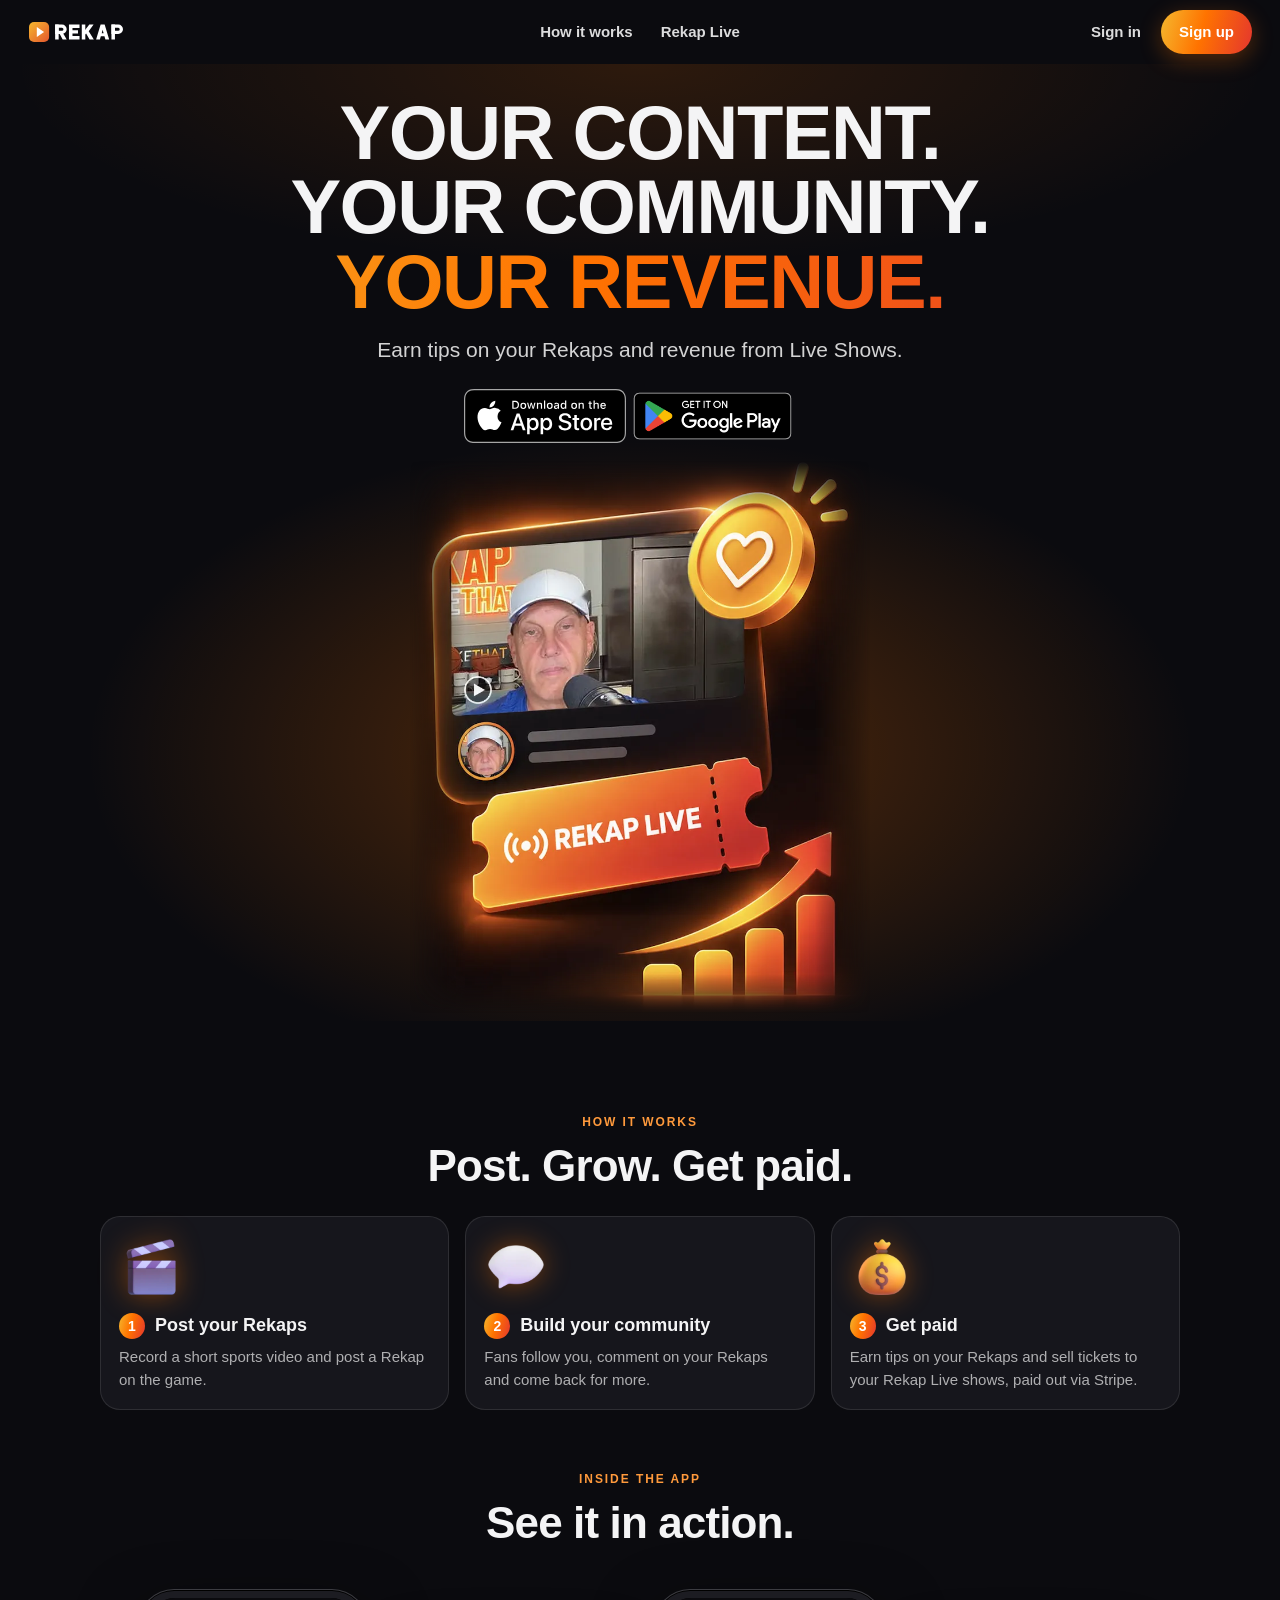
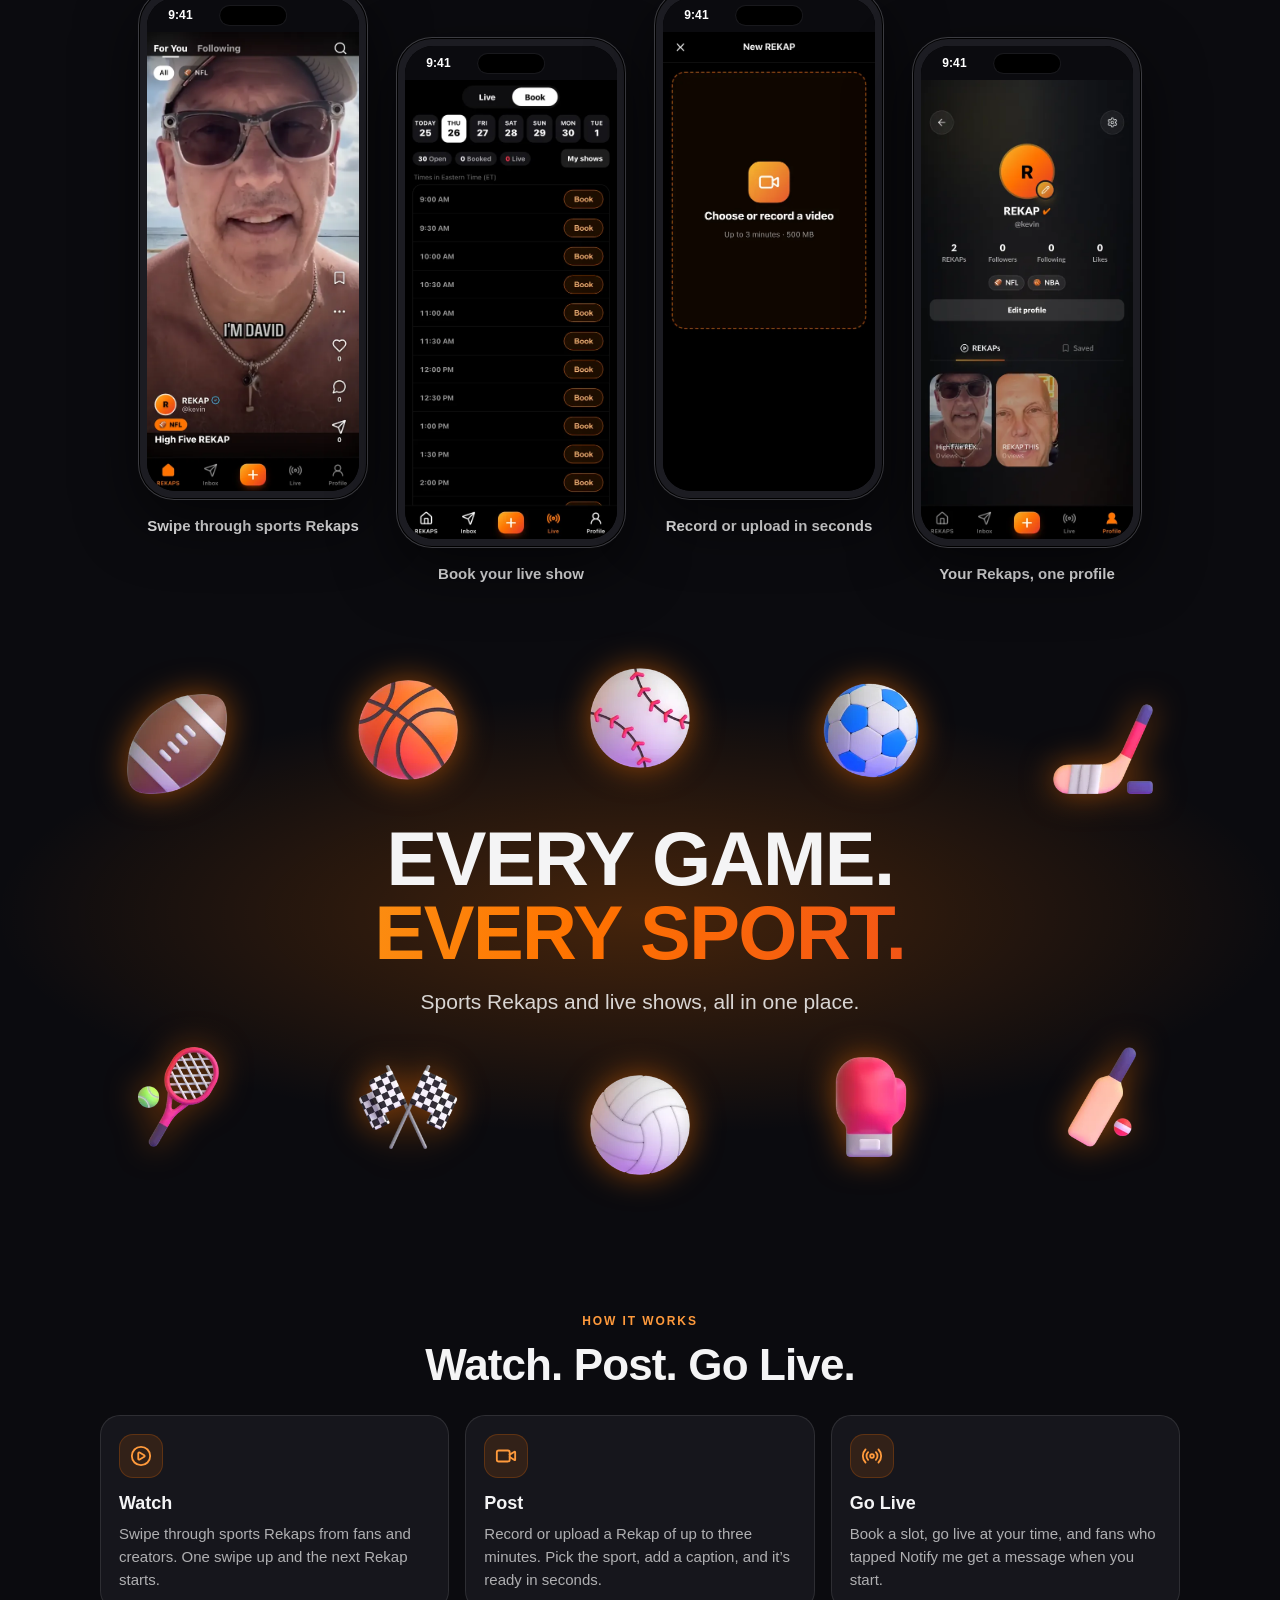
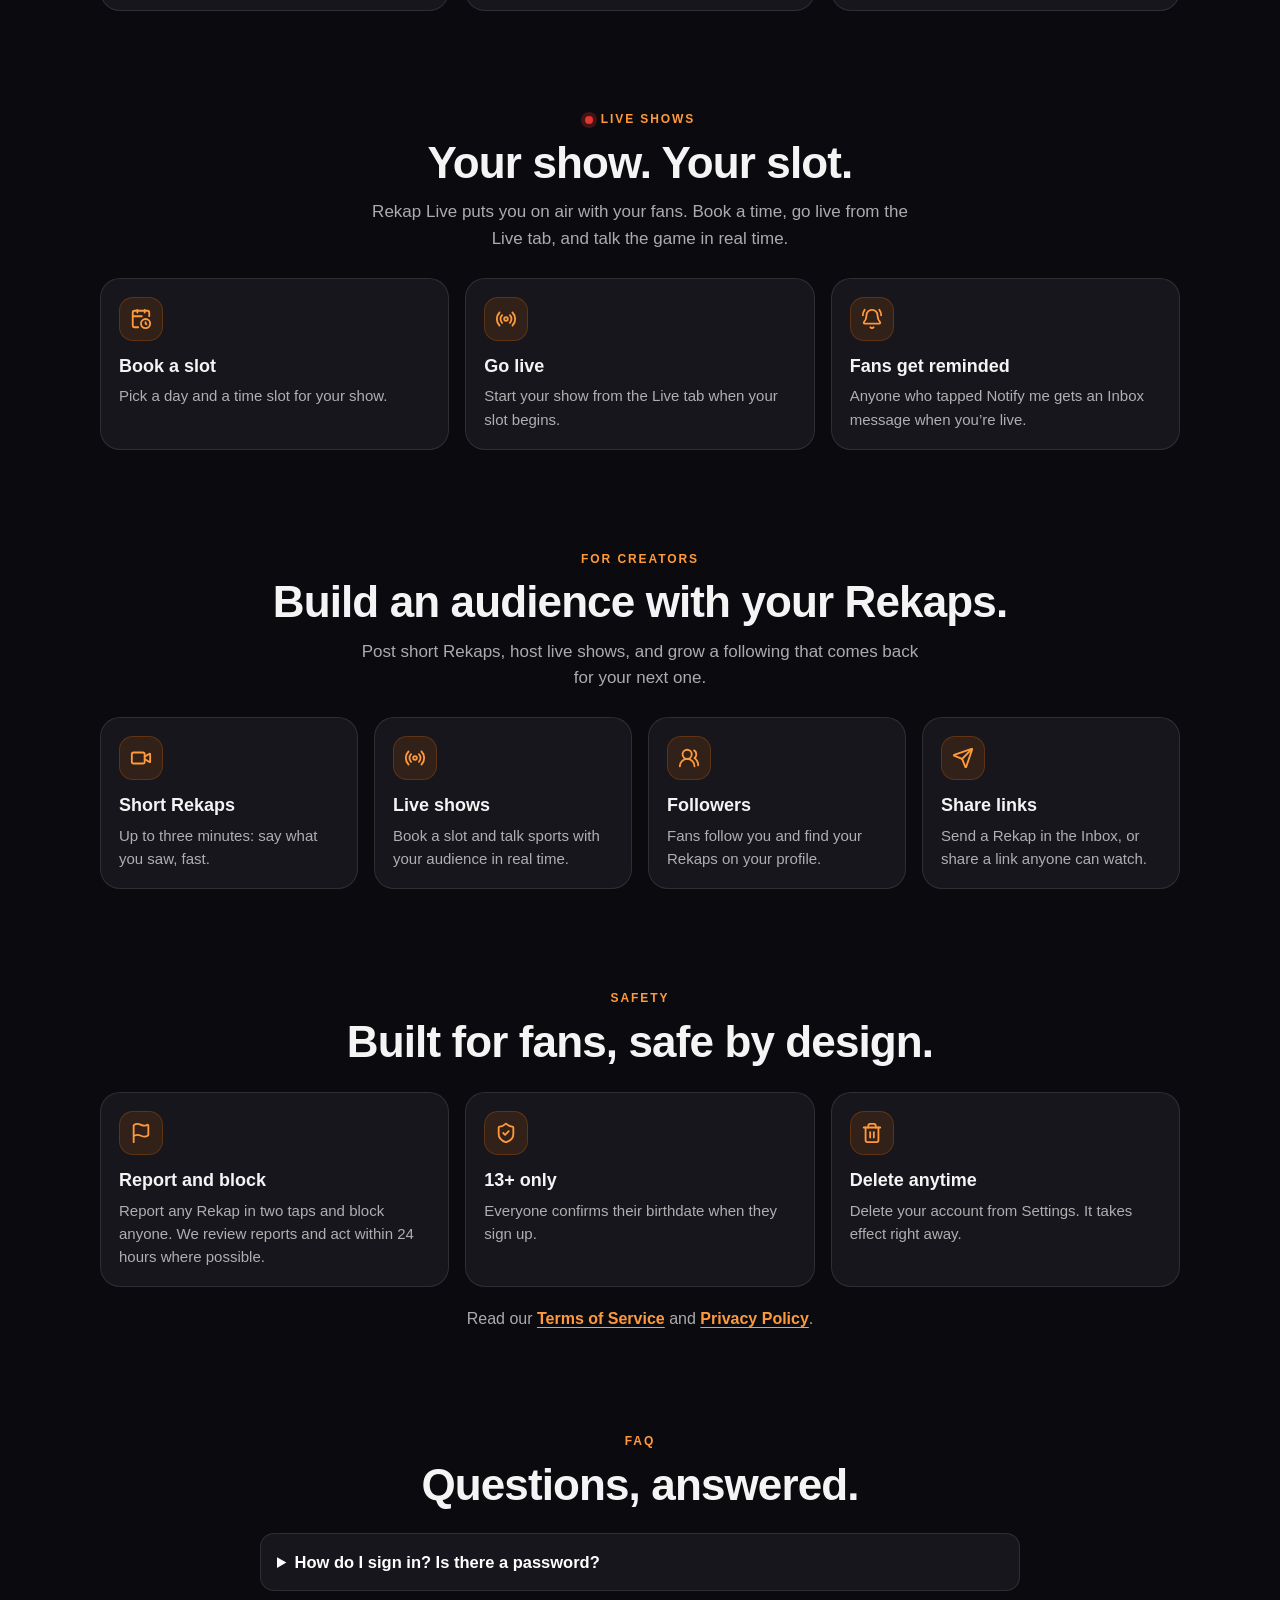
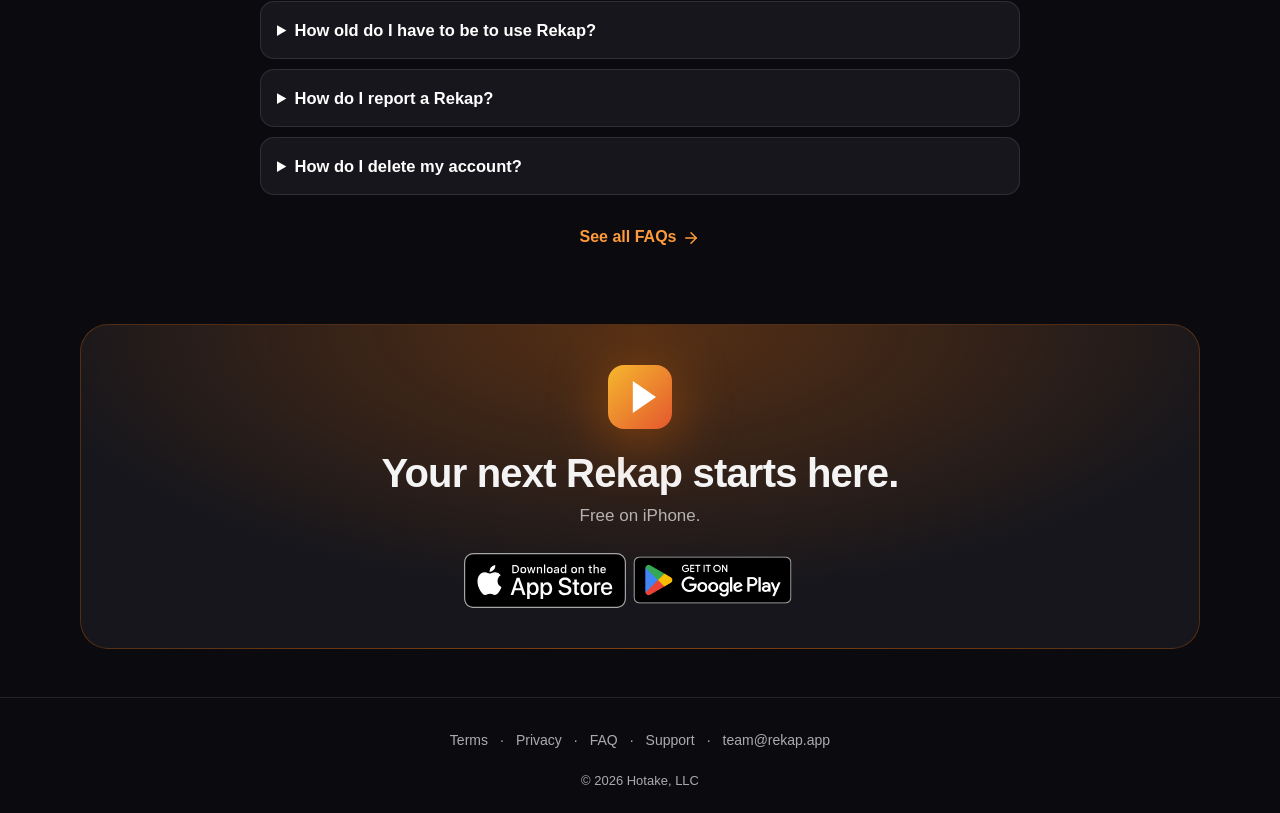
<file: index.html>
<!DOCTYPE html>
<html lang="en">
<head>
    <meta charset="utf-8">
    <meta name="viewport" content="width=device-width, initial-scale=1, viewport-fit=cover">
    <meta name="theme-color" content="#0b0b0b">
    <meta name="color-scheme" content="dark">
    <title>Rekap — Sports Rekaps &amp; Live Shows. Creators earn tips and Live ticket revenue.</title>
    
<meta name="rekap-build" content="2c3ff8c8fca2">
<link rel="icon" href="static/img/brand/favicon.svg" type="image/svg+xml">
<link rel="icon" href="static/img/brand/favicon-32.png" type="image/png" sizes="32x32">
<link rel="apple-touch-icon" href="static/img/brand/apple-touch-icon.png" sizes="180x180">
<link rel="canonical" href="https://rekap.app/">
<meta property="og:type" content="website">
<meta property="og:site_name" content="Rekap">
<meta property="og:url" content="https://rekap.app/">
<meta property="og:title" content="Rekap">
<meta property="og:description" content="Sports Rekaps &amp; Live Shows. Creators earn tips and Live ticket revenue.">
<meta property="og:image" content="https://rekap.app/static/img/brand/rekap-share-1200x630.png">
<meta property="og:image:secure_url" content="https://rekap.app/static/img/brand/rekap-share-1200x630.png">
<meta property="og:image:type" content="image/png">
<meta property="og:image:width" content="1200">
<meta property="og:image:height" content="630">
<meta property="og:image:alt" content="Rekap — Sports Rekaps &amp; Live Shows">

<meta name="twitter:card" content="summary_large_image">
<meta name="twitter:title" content="Rekap">
<meta name="twitter:description" content="Sports Rekaps &amp; Live Shows. Creators earn tips and Live ticket revenue.">
<meta name="twitter:image" content="https://rekap.app/static/img/brand/rekap-share-1200x630.png">
<meta name="twitter:image:alt" content="Rekap — Sports Rekaps &amp; Live Shows">

<meta name="description" content="Sports Rekaps &amp; Live Shows. Creators earn tips and Live ticket revenue.">

    <link rel="stylesheet" href="static/css/rekap-pages.css">
    <link rel="preload" as="image" type="image/webp" fetchpriority="high" href="static/landing/hero-art-400.webp" imagesrcset="static/landing/hero-art-400.webp 400w, static/landing/hero-art-800.webp 800w" imagesizes="(min-width: 1000px) 460px, min(calc(100vw - 40px), 400px)">
</head>
<body class="pg-landing">

<svg xmlns="http://www.w3.org/2000/svg" width="0" height="0" style="position:absolute" aria-hidden="true" focusable="false"><defs>
<symbol id="i-circle-play" viewBox="0 0 24 24"><path d="M9 9.003a1 1 0 0 1 1.517-.859l4.997 2.997a1 1 0 0 1 0 1.718l-4.997 2.997A1 1 0 0 1 9 14.996z"/> <circle cx="12" cy="12" r="10"/></symbol>
<symbol id="i-video" viewBox="0 0 24 24"><path d="m16 13 5.223 3.482a.5.5 0 0 0 .777-.416V7.87a.5.5 0 0 0-.752-.432L16 10.5"/> <rect x="2" y="6" width="14" height="12" rx="2"/></symbol>
<symbol id="i-radio" viewBox="0 0 24 24"><path d="M16.247 7.761a6 6 0 0 1 0 8.478"/> <path d="M19.075 4.933a10 10 0 0 1 0 14.134"/> <path d="M4.925 19.067a10 10 0 0 1 0-14.134"/> <path d="M7.753 16.239a6 6 0 0 1 0-8.478"/> <circle cx="12" cy="12" r="2"/></symbol>
<symbol id="i-calendar-clock" viewBox="0 0 24 24"><path d="M16 2v3"/> <path d="M17 15.5v1.7l1 .625"/> <path d="M21 8.936V5a2 2 0 00-2-2H5a2 2 0 00-2 2v14a2 2 0 002 2h3.935"/> <path d="M3 9h9.873"/> <path d="M8 2v3"/> <circle cx="17" cy="17" r="5"/></symbol>
<symbol id="i-bell-ring" viewBox="0 0 24 24"><path d="M10.268 21a2 2 0 0 0 3.464 0"/> <path d="M22 8c0-2.3-.8-4.3-2-6"/> <path d="M3.262 15.326A1 1 0 0 0 4 17h16a1 1 0 0 0 .74-1.673C19.41 13.956 18 12.499 18 8A6 6 0 0 0 6 8c0 4.499-1.411 5.956-2.738 7.326"/> <path d="M4 2C2.8 3.7 2 5.7 2 8"/></symbol>
<symbol id="i-users-round" viewBox="0 0 24 24"><path d="M18 21a8 8 0 0 0-16 0"/> <circle cx="10" cy="8" r="5"/> <path d="M22 20c0-3.37-2-6.5-4-8a5 5 0 0 0-.45-8.3"/></symbol>
<symbol id="i-send" viewBox="0 0 24 24"><path d="M14.536 21.686a.5.5 0 0 0 .937-.024l6.5-19a.496.496 0 0 0-.635-.635l-19 6.5a.5.5 0 0 0-.024.937l7.93 3.18a2 2 0 0 1 1.112 1.11z"/> <path d="m21.854 2.147-10.94 10.939"/></symbol>
<symbol id="i-flag" viewBox="0 0 24 24"><path d="M4 22V4a1 1 0 0 1 .4-.8A6 6 0 0 1 8 2c3 0 5 2 7.333 2q2 0 3.067-.8A1 1 0 0 1 20 4v10a1 1 0 0 1-.4.8A6 6 0 0 1 16 16c-3 0-5-2-8-2a6 6 0 0 0-4 1.528"/></symbol>
<symbol id="i-shield-check" viewBox="0 0 24 24"><path d="M20 13c0 5-3.5 7.5-7.66 8.95a1 1 0 0 1-.67-.01C7.5 20.5 4 18 4 13V6a1 1 0 0 1 1-1c2 0 4.5-1.2 6.24-2.72a1.17 1.17 0 0 1 1.52 0C14.51 3.81 17 5 19 5a1 1 0 0 1 1 1z"/> <path d="m9 12 2 2 4-4"/></symbol>
<symbol id="i-trash-2" viewBox="0 0 24 24"><path d="M10 11v6"/> <path d="M14 11v6"/> <path d="M19 6v14a2 2 0 0 1-2 2H7a2 2 0 0 1-2-2V6"/> <path d="M3 6h18"/> <path d="M8 6V4a2 2 0 0 1 2-2h4a2 2 0 0 1 2 2v2"/></symbol>
<symbol id="i-arrow-right" viewBox="0 0 24 24"><path d="M5 12h14"/> <path d="m12 5 7 7-7 7"/></symbol>
<symbol id="i-mail" viewBox="0 0 24 24"><path d="m22 7-8.991 5.727a2 2 0 0 1-2.009 0L2 7"/> <rect x="2" y="4" width="20" height="16" rx="2"/></symbol>
<symbol id="i-play" viewBox="0 0 24 24"><path d="M5 5a2 2 0 0 1 3.008-1.728l11.997 6.998a2 2 0 0 1 .003 3.458l-12 7A2 2 0 0 1 5 19z"/></symbol>
<symbol id="i-user-round" viewBox="0 0 24 24"><circle cx="12" cy="8" r="5"/> <path d="M20 21a8 8 0 0 0-16 0"/></symbol>
<symbol id="i-heart" viewBox="0 0 24 24"><path d="M2 9.5a5.5 5.5 0 0 1 9.591-3.676.56.56 0 0 0 .818 0A5.49 5.49 0 0 1 22 9.5c0 2.29-1.5 4-3 5.5l-5.492 5.313a2 2 0 0 1-3 .019L5 15c-1.5-1.5-3-3.2-3-5.5"/></symbol>
<symbol id="i-menu" viewBox="0 0 24 24"><path d="M4 5h16"/> <path d="M4 12h16"/> <path d="M4 19h16"/></symbol>
<symbol id="i-x" viewBox="0 0 24 24"><path d="M18 6 6 18"/> <path d="m6 6 12 12"/></symbol>
</defs></svg>

<header class="pg-nav" id="top">
    <a href="index.html" class="pg-nav-logo" aria-label="Rekap home"><img src="static/img/brand/rekap-logo.svg" alt="REKAP" width="112" height="28"></a>
    <nav class="pg-nav-links" aria-label="Main">
        <a href="#how-it-works">How it works</a>
        <a href="#rekap-live">Rekap Live</a>
    </nav>
    <div class="pg-nav-auth">
        
        <a class="pg-nav-text" href="https://app.rekap.app/users/sign-in" data-cta="sign-in">Sign in</a>
        <a class="pg-nav-pill" href="https://app.rekap.app/users/sign-in" data-cta="sign-up">Sign up</a>
        
        <a class="pg-nav-burger" href="#menu" aria-label="Open menu" aria-controls="menu"><svg class="pg-ic" aria-hidden="true"><use href="#i-menu"/></svg></a>
    </div>
    <div class="pg-menu" id="menu" aria-label="Menu">
        <a href="#how-it-works">How it works</a>
        <a href="#rekap-live">Rekap Live</a>
        <a class="pg-menu-close" href="#menu-closed" aria-label="Close menu"><svg class="pg-ic" aria-hidden="true"><use href="#i-x"/></svg></a>
    </div>
</header>

<main>
    
    <section class="pg-rev" aria-labelledby="pg-rev-title">
        <h1 id="pg-rev-title" class="pg-display"><span>Your content.</span> <span>Your community.</span> <span class="pg-grad">Your revenue.</span></h1>
        <p class="pg-rev-sub">Earn tips on your Rekaps and revenue from Live Shows.</p>
        <div class="pg-cta-row"><a class="pg-badge" href="#app-store-soon" data-cta="app-store-hero"><img src="static/img/badges/download-on-the-app-store.svg" alt="Download on the App Store" width="162" height="54"></a>
<a class="pg-badge pg-badge-play" href="#play-store-soon" data-cta="play-store-hero"><img src="static/img/badges/get-it-on-google-play.png" alt="Get it on Google Play" width="646" height="250"></a>
</div>

        <div class="pg-rev-art" aria-hidden="true">
            
            <picture>
                <source type="image/webp" srcset="static/landing/hero-art-400.webp 400w, static/landing/hero-art-800.webp 800w" sizes="(min-width: 1000px) 460px, min(calc(100vw - 40px), 400px)">
                <img class="pg-rev-img" src="static/landing/hero-art-400.png" srcset="static/landing/hero-art-400.png 400w, static/landing/hero-art-800.png 800w" sizes="(min-width: 1000px) 460px, min(calc(100vw - 40px), 400px)" alt="" width="400" height="480" fetchpriority="high" decoding="async">
            </picture>
        </div>
    </section>

    
    <section class="pg-section pg-steps" id="how-it-works" aria-labelledby="pg-steps-title">
        <p class="pg-eyebrow">How it works</p>
        <h2 id="pg-steps-title" class="pg-h2">Post. Grow. Get paid.</h2>
        <ol class="pg-grid pg-grid-3 pg-step-list">
            
            <li class="pg-tile pg-step"><img src="static/landing/sports/clapper-board.webp" alt="" width="64" height="64" loading="lazy" decoding="async"><h3><span class="pg-step-n">1</span>Post your Rekaps</h3><p>Record a short sports video and post a Rekap on the game.</p></li>
            
            <li class="pg-tile pg-step"><img src="static/landing/sports/speech-balloon.webp" alt="" width="64" height="64" loading="lazy" decoding="async"><h3><span class="pg-step-n">2</span>Build your community</h3><p>Fans follow you, comment on your Rekaps and come back for more.</p></li>
            
            <li class="pg-tile pg-step"><img src="static/landing/sports/money-bag.webp" alt="" width="64" height="64" loading="lazy" decoding="async"><h3><span class="pg-step-n">3</span>Get paid</h3><p>Earn tips on your Rekaps and sell tickets to your Rekap Live shows, paid out via Stripe.</p></li>
            
        </ol>
    </section>

    
    <section class="pg-showcase" aria-labelledby="pg-showcase-title">
        <p class="pg-eyebrow">Inside the app</p>
        <h2 id="pg-showcase-title" class="pg-h2">See it in action.</h2>
        <ul class="pg-shots">
            
            <li class="pg-shot">
                <figure>
                    <div class="pg-frame"><div class="pg-screen">
                        <div class="pg-status" aria-hidden="true"><span>9:41</span></div>
                        <img src="static/landing/screens/feed.webp" width="520" height="1125"
                             loading="lazy" decoding="async" alt="The Rekap feed playing a sports Rekap">
                    </div></div>
                    <figcaption>Swipe through sports Rekaps</figcaption>
                </figure>
            </li>
            
            <li class="pg-shot">
                <figure>
                    <div class="pg-frame"><div class="pg-screen">
                        <div class="pg-status" aria-hidden="true"><span>9:41</span></div>
                        <img src="static/landing/screens/live.webp" width="520" height="1125"
                             loading="lazy" decoding="async" alt="The Rekap Live schedule with time slots to book">
                    </div></div>
                    <figcaption>Book your live show</figcaption>
                </figure>
            </li>
            
            <li class="pg-shot">
                <figure>
                    <div class="pg-frame"><div class="pg-screen">
                        <div class="pg-status" aria-hidden="true"><span>9:41</span></div>
                        <img src="static/landing/screens/create.webp" width="520" height="1125"
                             loading="lazy" decoding="async" alt="The Rekap screen for recording or uploading a Rekap">
                    </div></div>
                    <figcaption>Record or upload in seconds</figcaption>
                </figure>
            </li>
            
            <li class="pg-shot">
                <figure>
                    <div class="pg-frame"><div class="pg-screen">
                        <div class="pg-status" aria-hidden="true"><span>9:41</span></div>
                        <img src="static/landing/screens/profile.webp" width="520" height="1125"
                             loading="lazy" decoding="async" alt="A Rekap creator profile with a grid of Rekaps">
                    </div></div>
                    <figcaption>Your Rekaps, one profile</figcaption>
                </figure>
            </li>
            
        </ul>
    </section>

    
    <section class="pg-every" aria-labelledby="pg-every-title">
        <ul class="pg-emoji-row" aria-label="Sports">
            <li><img src="static/landing/sports/american-football.webp" alt="Football" width="192" height="192" loading="lazy" decoding="async"></li><li><img src="static/landing/sports/basketball.webp" alt="Basketball" width="192" height="192" loading="lazy" decoding="async"></li><li><img src="static/landing/sports/baseball.webp" alt="Baseball" width="192" height="192" loading="lazy" decoding="async"></li><li><img src="static/landing/sports/soccer-ball.webp" alt="Soccer" width="192" height="192" loading="lazy" decoding="async"></li><li><img src="static/landing/sports/ice-hockey.webp" alt="Hockey" width="192" height="192" loading="lazy" decoding="async"></li>
        </ul>
        <h2 id="pg-every-title" class="pg-display"><span>Every game.</span> <span class="pg-grad">Every sport.</span></h2>
        <p class="pg-rev-sub">Sports Rekaps and live shows, all in one place.</p>
        <ul class="pg-emoji-row pg-emoji-row-2" aria-label="More sports">
            <li><img src="static/landing/sports/tennis.webp" alt="Tennis" width="192" height="192" loading="lazy" decoding="async"></li><li><img src="static/landing/sports/chequered-flag.webp" alt="Racing" width="192" height="192" loading="lazy" decoding="async"></li><li><img src="static/landing/sports/volleyball.webp" alt="Volleyball" width="192" height="192" loading="lazy" decoding="async"></li><li><img src="static/landing/sports/boxing-glove.webp" alt="Boxing" width="192" height="192" loading="lazy" decoding="async"></li><li><img src="static/landing/sports/cricket-game.webp" alt="Cricket" width="192" height="192" loading="lazy" decoding="async"></li>
        </ul>
    </section>

    <section class="pg-section" aria-labelledby="pg-how-title">
        <p class="pg-eyebrow">How it works</p>
        <h2 id="pg-how-title" class="pg-h2">Watch. Post. Go Live.</h2>
        <ul class="pg-grid pg-grid-3">
            
            <li class="pg-tile"><span class="pg-ic-wrap"><svg class="pg-ic" aria-hidden="true"><use href="#i-circle-play"/></svg></span><h3>Watch</h3><p>Swipe through sports Rekaps from fans and creators. One swipe up and the next Rekap starts.</p></li>
            
            <li class="pg-tile"><span class="pg-ic-wrap"><svg class="pg-ic" aria-hidden="true"><use href="#i-video"/></svg></span><h3>Post</h3><p>Record or upload a Rekap of up to three minutes. Pick the sport, add a caption, and it’s ready in seconds.</p></li>
            
            <li class="pg-tile"><span class="pg-ic-wrap"><svg class="pg-ic" aria-hidden="true"><use href="#i-radio"/></svg></span><h3>Go Live</h3><p>Book a slot, go live at your time, and fans who tapped Notify me get a message when you start.</p></li>
            
        </ul>
    </section>

    <section class="pg-section" id="rekap-live" aria-labelledby="pg-live-title">
        <p class="pg-eyebrow"><span class="pg-live-dot" aria-hidden="true"></span>Live shows</p>
        <h2 id="pg-live-title" class="pg-h2">Your show. Your slot.</h2>
        <p class="pg-lede">Rekap Live puts you on air with your fans. Book a time, go live from the Live tab, and talk the game in real time.</p>
        <ul class="pg-grid pg-grid-3">
            
            <li class="pg-tile"><span class="pg-ic-wrap"><svg class="pg-ic" aria-hidden="true"><use href="#i-calendar-clock"/></svg></span><h3>Book a slot</h3><p>Pick a day and a time slot for your show.</p></li>
            
            <li class="pg-tile"><span class="pg-ic-wrap"><svg class="pg-ic" aria-hidden="true"><use href="#i-radio"/></svg></span><h3>Go live</h3><p>Start your show from the Live tab when your slot begins.</p></li>
            
            <li class="pg-tile"><span class="pg-ic-wrap"><svg class="pg-ic" aria-hidden="true"><use href="#i-bell-ring"/></svg></span><h3>Fans get reminded</h3><p>Anyone who tapped Notify me gets an Inbox message when you’re live.</p></li>
            
        </ul>
    </section>

    <section class="pg-section" aria-labelledby="pg-creators-title">
        <p class="pg-eyebrow">For creators</p>
        <h2 id="pg-creators-title" class="pg-h2">Build an audience with your Rekaps.</h2>
        <p class="pg-lede">Post short Rekaps, host live shows, and grow a following that comes back for your next one.</p>
        <ul class="pg-grid">
            
            <li class="pg-tile"><span class="pg-ic-wrap"><svg class="pg-ic" aria-hidden="true"><use href="#i-video"/></svg></span><h3>Short Rekaps</h3><p>Up to three minutes: say what you saw, fast.</p></li>
            
            <li class="pg-tile"><span class="pg-ic-wrap"><svg class="pg-ic" aria-hidden="true"><use href="#i-radio"/></svg></span><h3>Live shows</h3><p>Book a slot and talk sports with your audience in real time.</p></li>
            
            <li class="pg-tile"><span class="pg-ic-wrap"><svg class="pg-ic" aria-hidden="true"><use href="#i-users-round"/></svg></span><h3>Followers</h3><p>Fans follow you and find your Rekaps on your profile.</p></li>
            
            <li class="pg-tile"><span class="pg-ic-wrap"><svg class="pg-ic" aria-hidden="true"><use href="#i-send"/></svg></span><h3>Share links</h3><p>Send a Rekap in the Inbox, or share a link anyone can watch.</p></li>
            
        </ul>
    </section>

    <section class="pg-section" aria-labelledby="pg-safety-title">
        <p class="pg-eyebrow">Safety</p>
        <h2 id="pg-safety-title" class="pg-h2">Built for fans, safe by design.</h2>
        <ul class="pg-grid pg-grid-3">
            
            <li class="pg-tile"><span class="pg-ic-wrap"><svg class="pg-ic" aria-hidden="true"><use href="#i-flag"/></svg></span><h3>Report and block</h3><p>Report any Rekap in two taps and block anyone. We review reports and act within 24 hours where possible.</p></li>
            
            <li class="pg-tile"><span class="pg-ic-wrap"><svg class="pg-ic" aria-hidden="true"><use href="#i-shield-check"/></svg></span><h3>13+ only</h3><p>Everyone confirms their birthdate when they sign up.</p></li>
            
            <li class="pg-tile"><span class="pg-ic-wrap"><svg class="pg-ic" aria-hidden="true"><use href="#i-trash-2"/></svg></span><h3>Delete anytime</h3><p>Delete your account from Settings. It takes effect right away.</p></li>
            
        </ul>
        <p class="pg-links">Read our <a href="terms/index.html">Terms of Service</a> and <a href="privacy/index.html">Privacy Policy</a>.</p>
    </section>

    <section class="pg-section pg-faq" aria-labelledby="pg-faq-title">
        <p class="pg-eyebrow">FAQ</p>
        <h2 id="pg-faq-title" class="pg-h2">Questions, answered.</h2>
        <div class="pg-prose">
              <details>
    <summary>How do I sign in? Is there a password?</summary>
    <p>There are no passwords. Enter your email address and we'll email you a 6-digit code. Type it in to sign in. The code works for 10 minutes and you get 5 tries. If you're new, you'll then pick a username and display name, enter your birthdate, and agree to our <a href="terms/index.html">Terms</a> and <a href="privacy/index.html">Privacy Policy</a>.</p>
  </details>
  <details>
    <summary>How old do I have to be to use Rekap?</summary>
    <p>You must be at least 13. If a birthdate under 13 is entered at sign-up, sign-up stops and the account that was just created, along with its email address, is deleted. Booking or hosting a Rekap Live show is for people 18 and older only. If your account was made before we asked for birthdays, we'll ask once the first time you try to use Live; if it shows you're under 13, the account is deleted.</p>
  </details>
  <details>
    <summary>How do I report a Rekap?</summary>
    <p>On any Rekap that isn't yours, tap "…" then <strong>Report</strong>, and pick a reason: Spam, Harassment or bullying, Hate, Sexual content, Violence or dangerous acts, Copyright / I own this content, or Something else. We review reports, act within 24 hours where possible, and may remove content or suspend accounts.</p>
  </details>
  <details>
    <summary>How do I delete my account?</summary>
    <p>Go to <strong>Settings → Delete account</strong> and type to confirm. It takes effect immediately and signs you out everywhere: your Rekaps, comments, likes, follows, Live bookings and profile details (email, username, photo, birthdate and more) are deleted. Messages you already sent stay in the other person's Inbox, shown as "Deleted account" with no link to you, and the few records we must keep are listed in the <a href="privacy/index.html#retention">Privacy Policy</a>. Backups are cleared within 30 days.</p>
  </details>

        </div>
        <p class="pg-links"><a class="pg-more" href="faq/index.html">See all FAQs<svg class="pg-ic" aria-hidden="true"><use href="#i-arrow-right"/></svg></a></p>
    </section>

    <section class="pg-final" id="download" aria-labelledby="pg-final-title">
        <img src="static/img/brand/rekap-mark.svg" alt="" width="72" height="72" loading="lazy">
        <h2 id="pg-final-title">Your next Rekap starts here.</h2>
        <p class="pg-lede">Free on iPhone.</p>
        <div class="pg-cta-row"><a class="pg-badge" href="#app-store-soon" data-cta="app-store-final"><img src="static/img/badges/download-on-the-app-store.svg" alt="Download on the App Store" width="162" height="54"></a>
<a class="pg-badge pg-badge-play" href="#play-store-soon" data-cta="play-store-final"><img src="static/img/badges/get-it-on-google-play.png" alt="Get it on Google Play" width="646" height="250"></a>
</div>
    </section>
</main>
<div class="pg-toast" id="app-store-soon" role="status"><span>Coming soon to the App Store</span><a href="#app-store-badge-closed" aria-label="Close"><svg class="pg-ic" aria-hidden="true"><use href="#i-x"/></svg></a></div>
<div class="pg-toast" id="play-store-soon" role="status"><span>Coming soon to Google Play</span><a href="#play-store-badge-closed" aria-label="Close"><svg class="pg-ic" aria-hidden="true"><use href="#i-x"/></svg></a></div>

<footer class="pg-footer">
    <nav aria-label="Legal and help">
        <a href="terms/index.html">Terms</a><span aria-hidden="true">·</span>
        <a href="privacy/index.html">Privacy</a><span aria-hidden="true">·</span>
        <a href="faq/index.html">FAQ</a><span aria-hidden="true">·</span>
        <a href="support/index.html">Support</a><span aria-hidden="true">·</span>
        <a href="mailto:team@rekap.app">team@rekap.app</a>
    </nav>
    <p>© 2026 Hotake, LLC</p>
</footer>
</body>
</html>
</file>
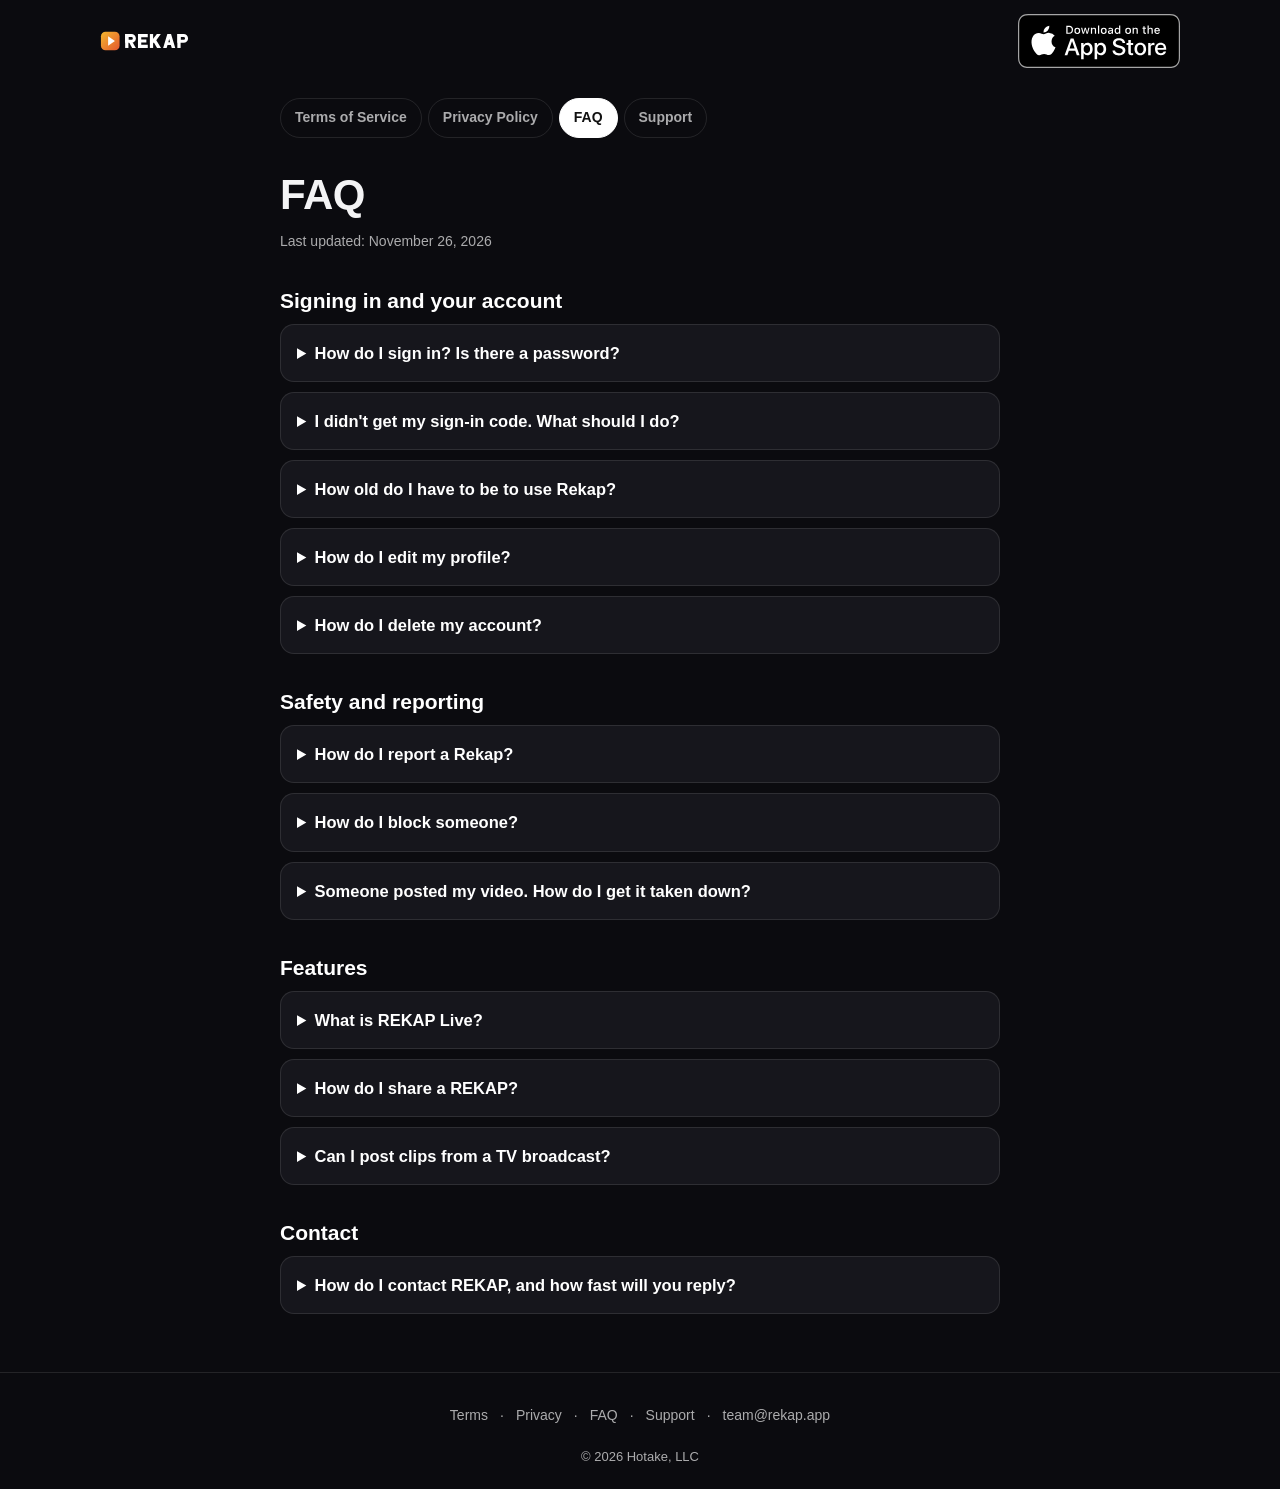
<file: faq/index.html>
<!DOCTYPE html>
<html lang="en">
<head>
    <meta charset="utf-8">
    <meta name="viewport" content="width=device-width, initial-scale=1, viewport-fit=cover">
    <meta name="theme-color" content="#0b0b0b">
    <meta name="color-scheme" content="dark">
    <title>FAQ · REKAP</title>
    
<meta name="rekap-build" content="2c3ff8c8fca2">
<link rel="icon" href="../static/img/brand/favicon.svg" type="image/svg+xml">
<link rel="icon" href="../static/img/brand/favicon-32.png" type="image/png" sizes="32x32">
<link rel="apple-touch-icon" href="../static/img/brand/apple-touch-icon.png" sizes="180x180">
<link rel="canonical" href="https://rekap.app/faq">
<meta property="og:type" content="website">
<meta property="og:site_name" content="REKAP">
<meta property="og:url" content="https://rekap.app/faq">
<meta property="og:title" content="FAQ · REKAP">
<meta property="og:description" content="Answers about sign-in, age rules, reporting, deleting your account and more.">
<meta property="og:image" content="https://rekap.app/static/img/brand/rekap-share-1200x630.png">
<meta property="og:image:secure_url" content="https://rekap.app/static/img/brand/rekap-share-1200x630.png">
<meta property="og:image:type" content="image/png">
<meta property="og:image:width" content="1200">
<meta property="og:image:height" content="630">
<meta property="og:image:alt" content="REKAP — Sports recaps &amp; live shows">

<meta name="twitter:card" content="summary_large_image">
<meta name="twitter:title" content="FAQ · REKAP">
<meta name="twitter:description" content="Answers about sign-in, age rules, reporting, deleting your account and more.">
<meta name="twitter:image" content="https://rekap.app/static/img/brand/rekap-share-1200x630.png">
<meta name="twitter:image:alt" content="REKAP — Sports recaps &amp; live shows">

<meta name="description" content="Answers about sign-in, age rules, reporting, deleting your account and more.">

    <link rel="stylesheet" href="../static/css/rekap-pages.css">
    
</head>
<body class="pg-legal">

<header class="pg-top">
    <a href="../index.html" class="pg-top-logo" aria-label="REKAP home"><img src="../static/img/brand/rekap-logo.svg" alt="REKAP" width="112" height="28"></a>
    <a class="pg-badge" href="../index.html#app-store-soon" data-cta="app-store-header"><img src="../static/img/badges/download-on-the-app-store.svg" alt="Download on the App Store" width="120" height="40"></a>
</header>
<main class="pg-doc">
    <nav class="pg-tabs" aria-label="Help and legal pages">
        <a href="../terms/index.html">Terms of Service</a><a href="../privacy/index.html">Privacy Policy</a><a href="../faq/index.html" aria-current="page">FAQ</a><a href="../support/index.html">Support</a>
    </nav>
    <h1>FAQ</h1>
    <p class="pg-updated">Last updated: <time datetime="2026-11-26">November 26, 2026</time></p>
    <article class="pg-prose">
        <section id="account">
  <h2>Signing in and your account</h2>
    <details>
    <summary>How do I sign in? Is there a password?</summary>
    <p>There are no passwords. Enter your email address and we'll email you a 6-digit code. Type it in to sign in. The code works for 10 minutes and you get 5 tries. If you're new, you'll then pick a username and display name, enter your birthdate, and agree to our <a href="../terms/index.html">Terms</a> and <a href="../privacy/index.html">Privacy Policy</a>.</p>
  </details>

  <details>
    <summary>I didn't get my sign-in code. What should I do?</summary>
    <p>Check your spam or junk folder first, and make sure you typed your email address correctly. If it still isn't there, wait 30 seconds and tap to resend; a new code replaces the old one. If codes never arrive, email <a href="mailto:team@rekap.app">team@rekap.app</a>.</p>
  </details>
    <details>
    <summary>How old do I have to be to use Rekap?</summary>
    <p>You must be at least 13. If a birthdate under 13 is entered at sign-up, sign-up stops and the account that was just created, along with its email address, is deleted. Booking or hosting a Rekap Live show is for people 18 and older only. If your account was made before we asked for birthdays, we'll ask once the first time you try to use Live; if it shows you're under 13, the account is deleted.</p>
  </details>

  <details>
    <summary>How do I edit my profile?</summary>
    <p>Go to your profile and edit it to change your display name, profile photo, bio, profile link, and favourite sports and teams. Remember that your profile is public.</p>
  </details>
    <details>
    <summary>How do I delete my account?</summary>
    <p>Go to <strong>Settings → Delete account</strong> and type to confirm. It takes effect immediately and signs you out everywhere: your Rekaps, comments, likes, follows, Live bookings and profile details (email, username, photo, birthdate and more) are deleted. Messages you already sent stay in the other person's Inbox, shown as "Deleted account" with no link to you, and the few records we must keep are listed in the <a href="../privacy/index.html#retention">Privacy Policy</a>. Backups are cleared within 30 days.</p>
  </details>

</section>

<section id="safety">
  <h2>Safety and reporting</h2>
    <details>
    <summary>How do I report a Rekap?</summary>
    <p>On any Rekap that isn't yours, tap "…" then <strong>Report</strong>, and pick a reason: Spam, Harassment or bullying, Hate, Sexual content, Violence or dangerous acts, Copyright / I own this content, or Something else. We review reports, act within 24 hours where possible, and may remove content or suspend accounts.</p>
  </details>

  <details>
    <summary>How do I block someone?</summary>
    <p>Open the person's profile and choose Block. Blocked people can't message you, and you won't show up in their Send or search suggestions.</p>
  </details>
  <details>
    <summary>Someone posted my video. How do I get it taken down?</summary>
    <p>Use <strong>Report → "Copyright / I own this content"</strong> on that REKAP, or email <a href="mailto:team@rekap.app">team@rekap.app</a> with your contact info, a description of your work, the REKAP link, a statement that you believe in good faith the use isn't authorised, a statement that your info is accurate and you're the owner or authorised to act for them, and your signature. Repeat infringers lose their accounts.</p>
  </details>
</section>

<section id="features">
  <h2>Features</h2>
  <details>
    <summary>What is REKAP Live?</summary>
    <p>REKAP Live lets you book a time slot and host a live show, or tune in to someone else's. Tap <strong>Notify me</strong> on an upcoming show and we'll message your Inbox when it starts.</p>
  </details>
  <details>
    <summary>How do I share a REKAP?</summary>
    <p>Use Send to share a REKAP with someone in your Inbox, or copy its link. Shared <strong>/r/</strong> links let anyone watch that one REKAP, even if they aren't signed in.</p>
  </details>
  <details>
    <summary>Can I post clips from a TV broadcast?</summary>
    <p>No. Only post content you own or have the rights to. TV or broadcast footage, league footage, and other people's clips aren't allowed unless you have permission. See our <a href="../terms/index.html">Terms</a>.</p>
  </details>
</section>

<section id="contact">
  <h2>Contact</h2>
  <details>
    <summary>How do I contact REKAP, and how fast will you reply?</summary>
    <p>Email <a href="mailto:team@rekap.app">team@rekap.app</a>. We reply within 2 business days. For urgent safety issues, use Report in the app right away. Visit our <a href="../support/index.html">Support</a> page for more.</p>
  </details>
</section>

    </article>
</main>

<footer class="pg-footer">
    <nav aria-label="Legal and help">
        <a href="../terms/index.html">Terms</a><span aria-hidden="true">·</span>
        <a href="../privacy/index.html">Privacy</a><span aria-hidden="true">·</span>
        <a href="../faq/index.html">FAQ</a><span aria-hidden="true">·</span>
        <a href="../support/index.html">Support</a><span aria-hidden="true">·</span>
        <a href="mailto:team@rekap.app">team@rekap.app</a>
    </nav>
    <p>© 2026 Hotake, LLC</p>
</footer>
</body>
</html>
</file>
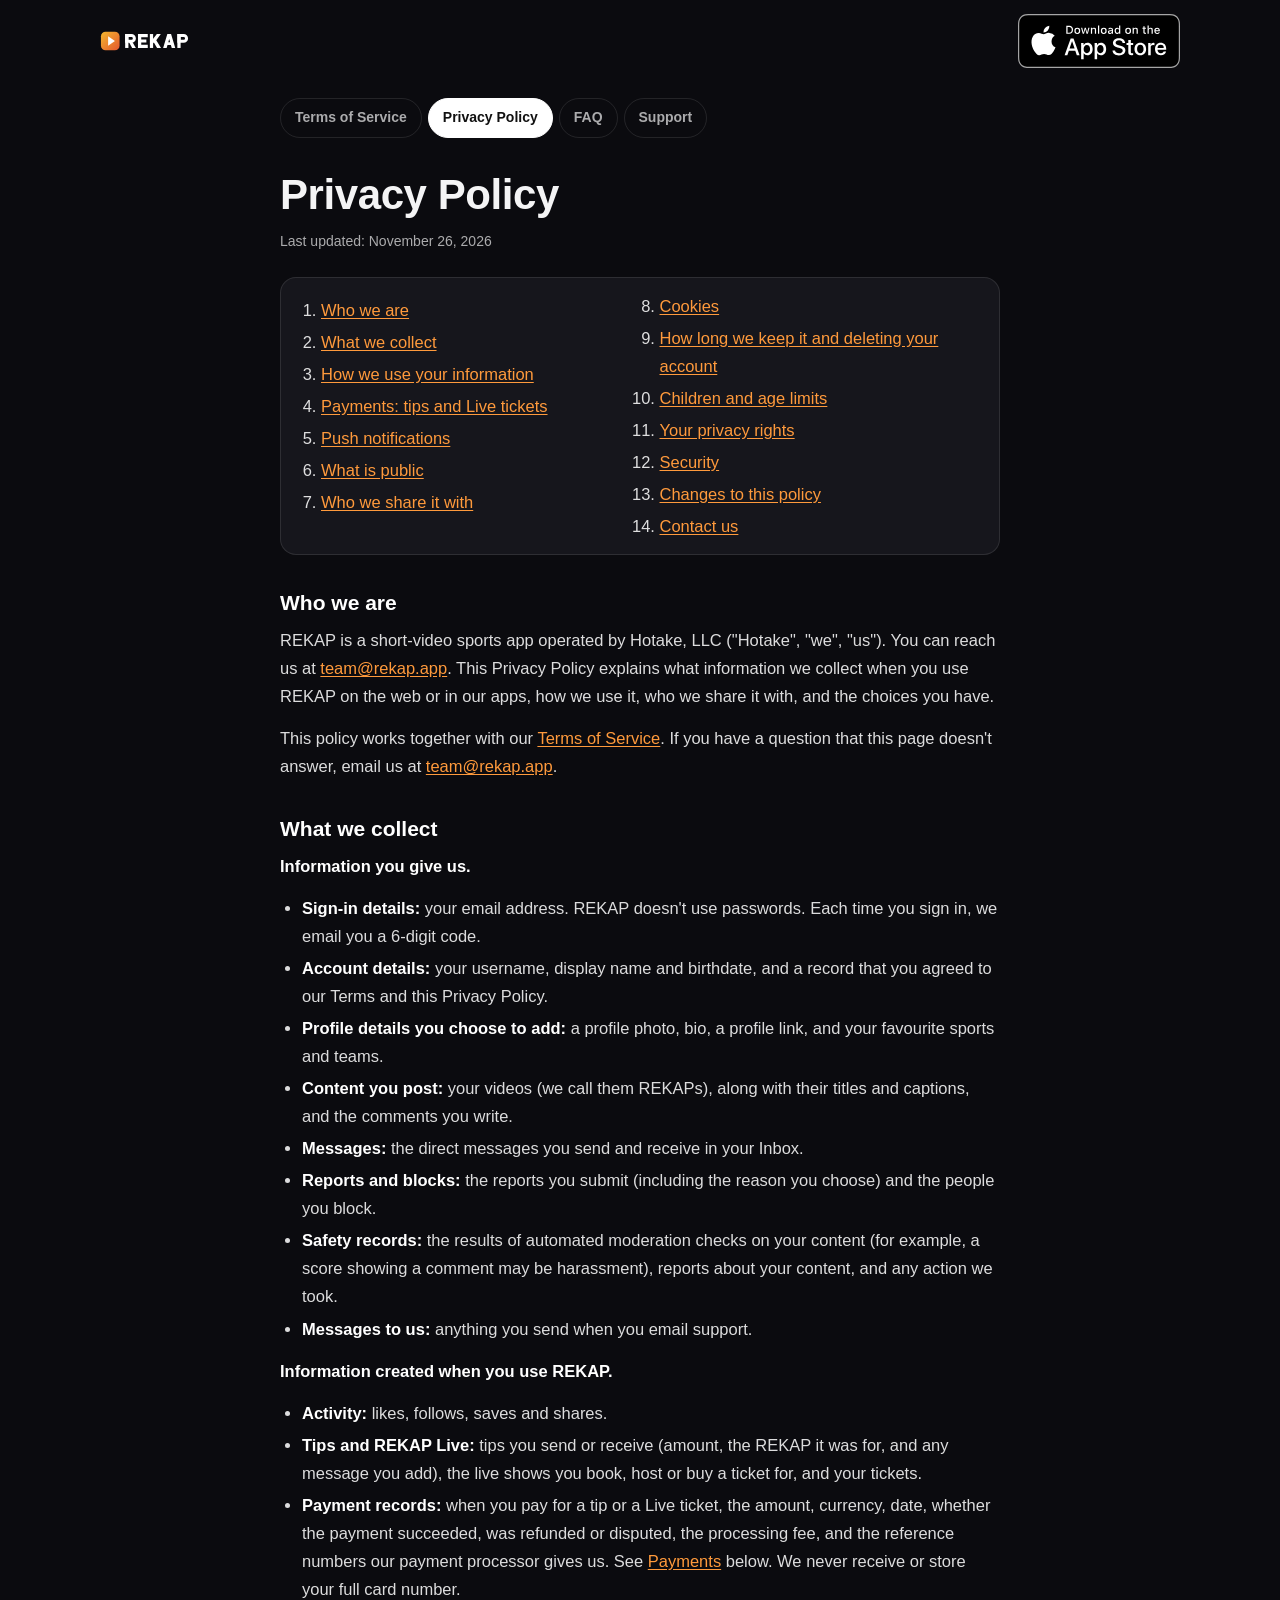
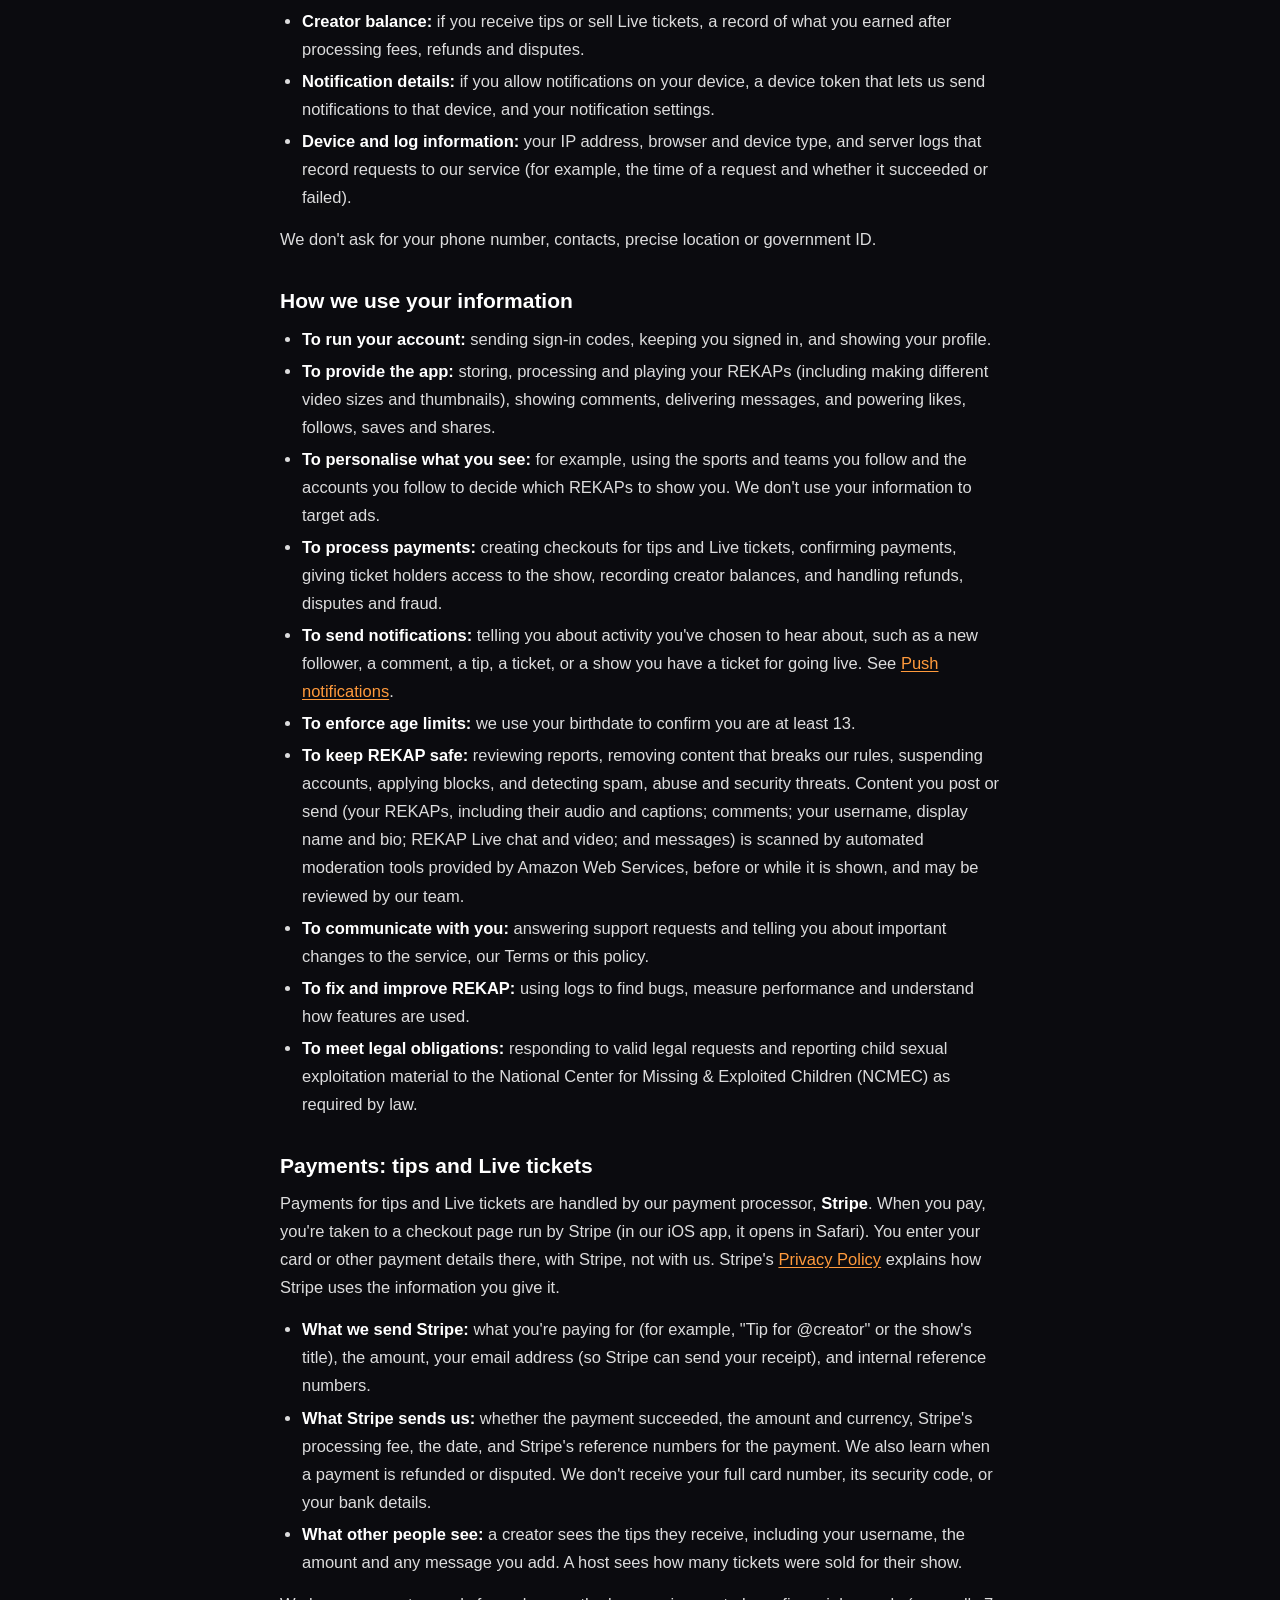
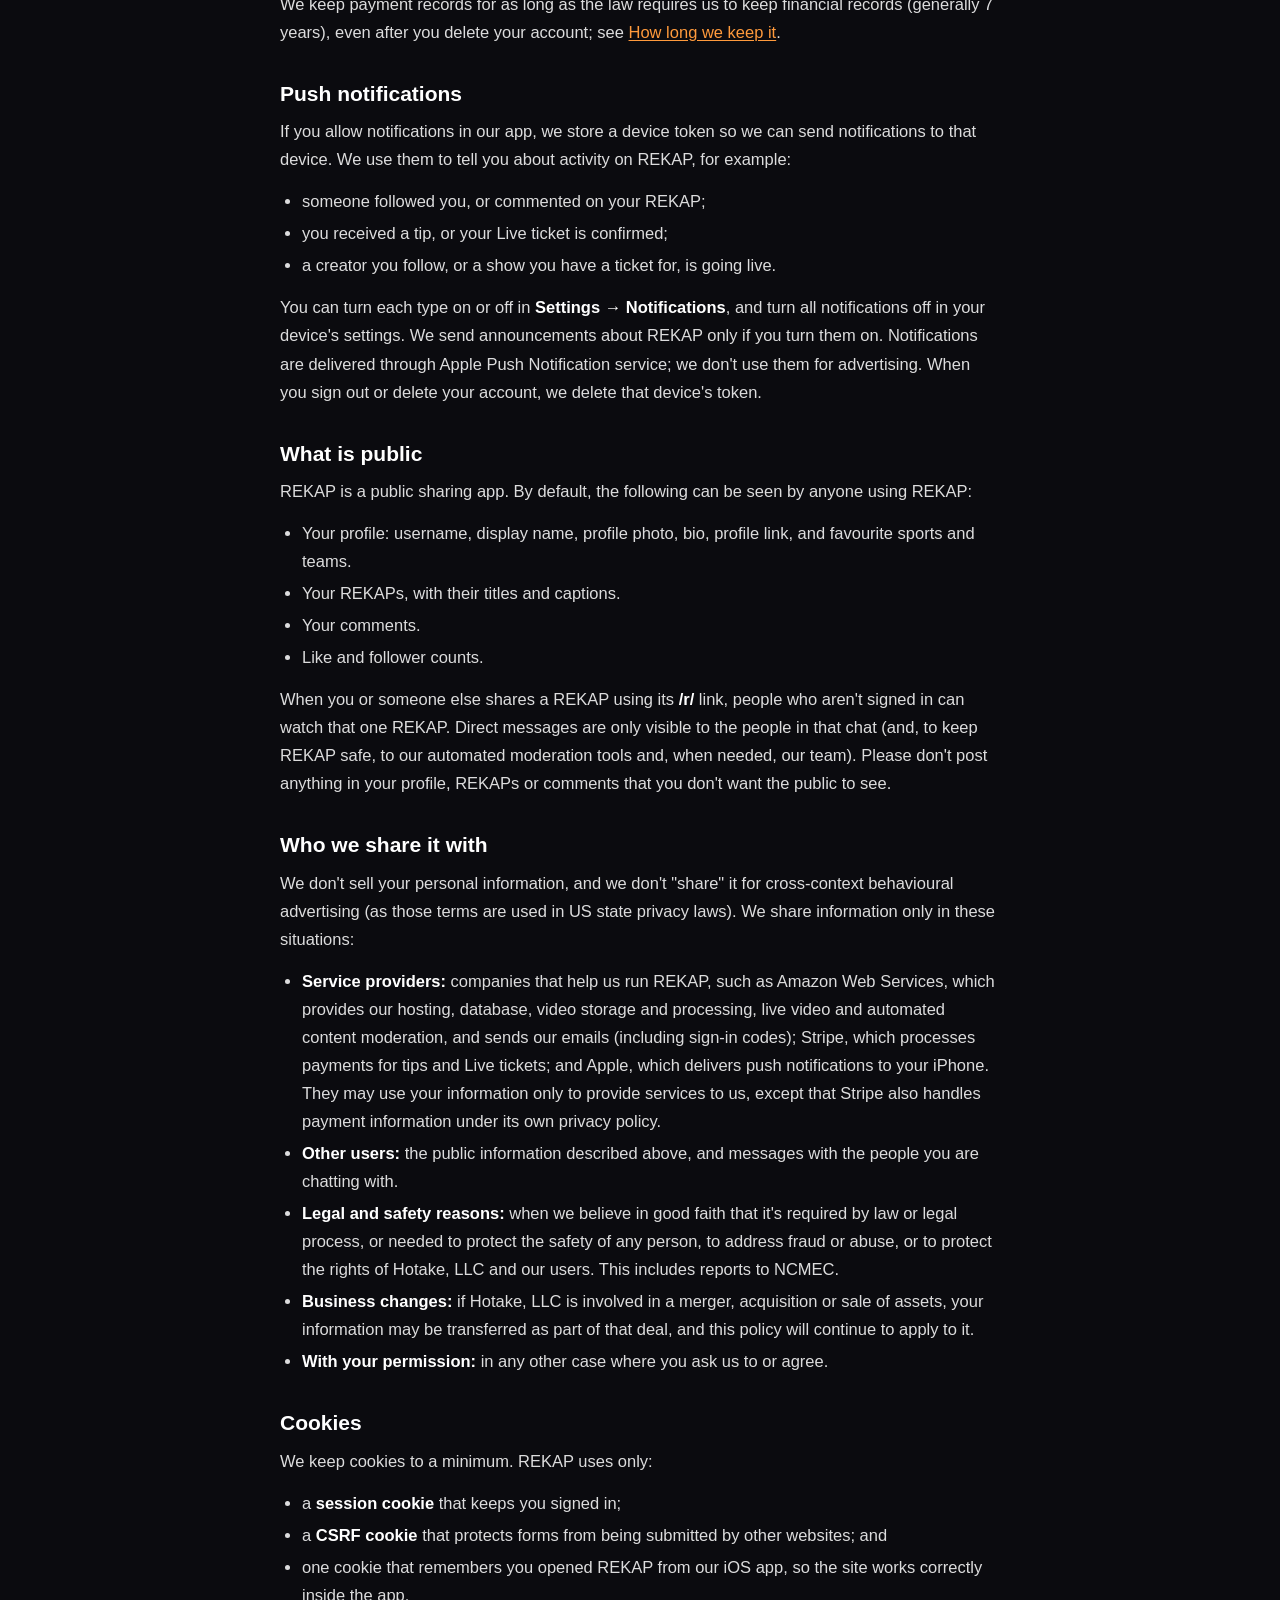
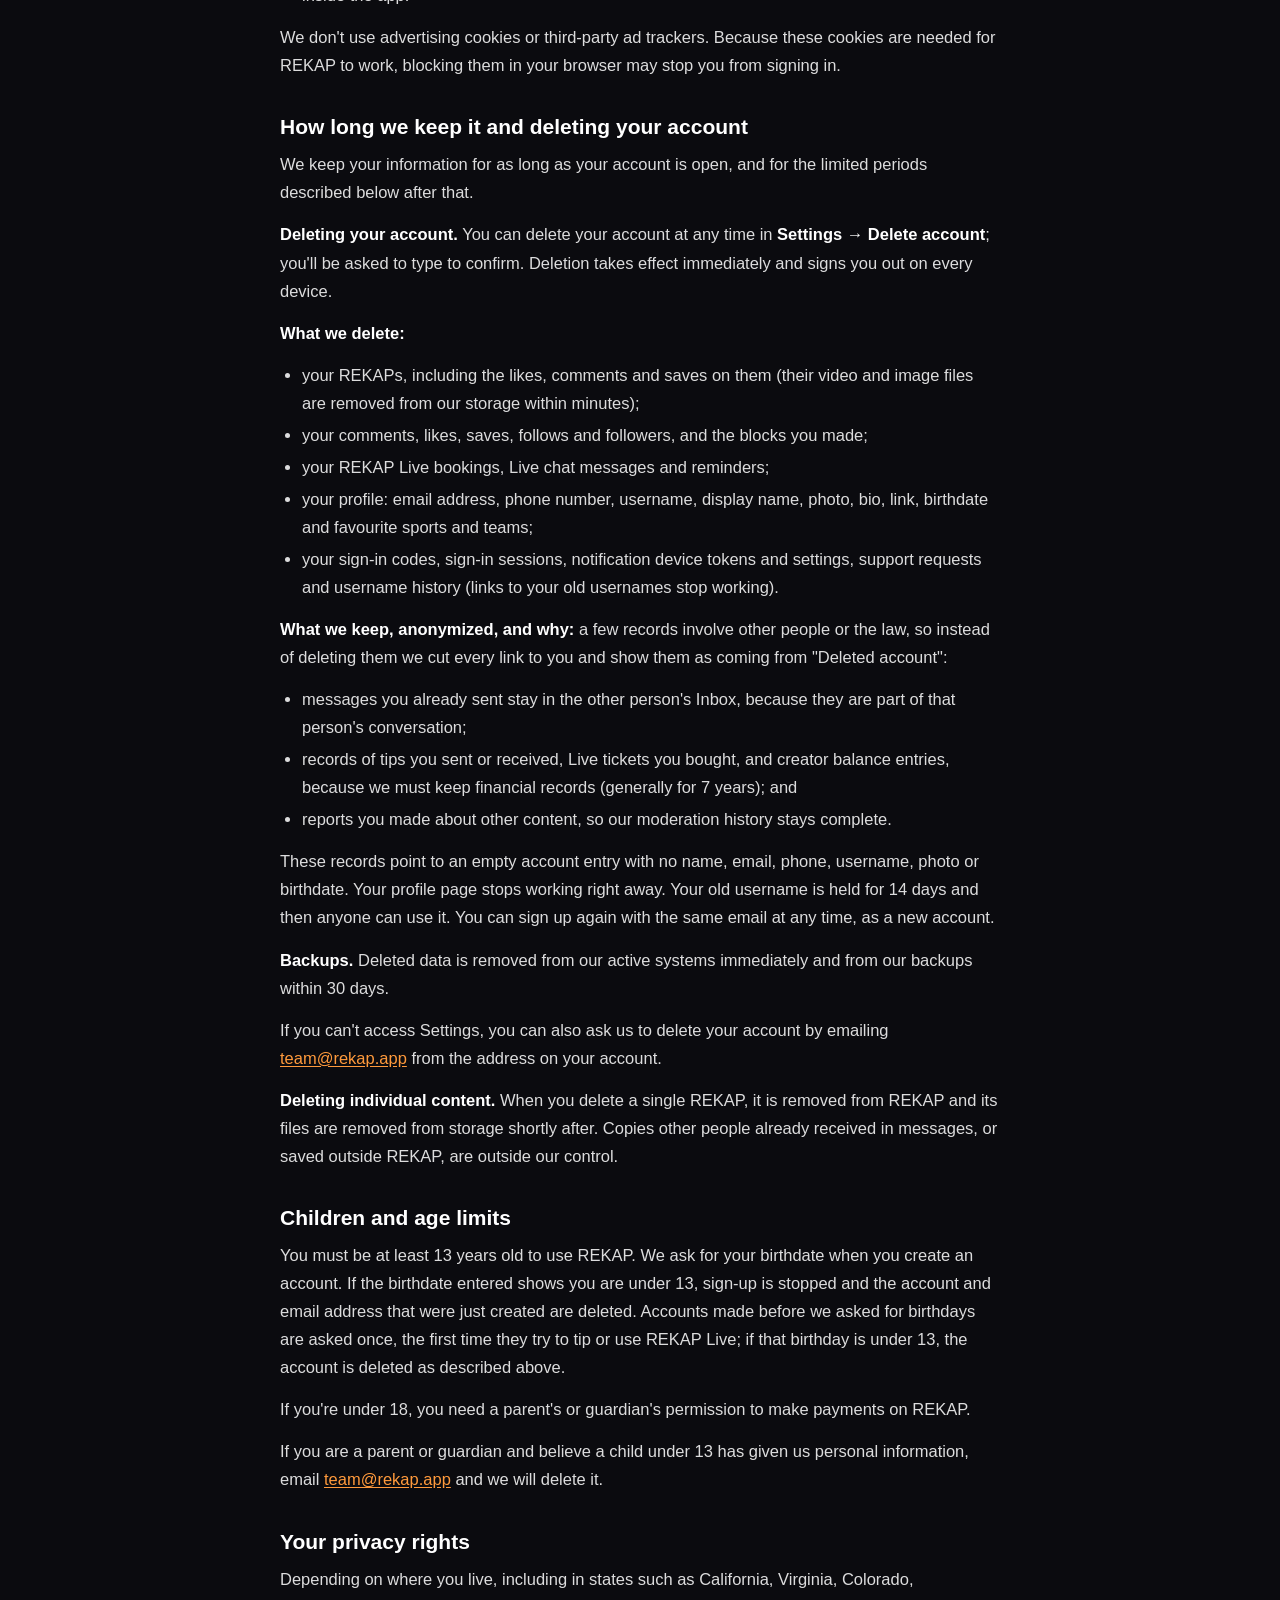
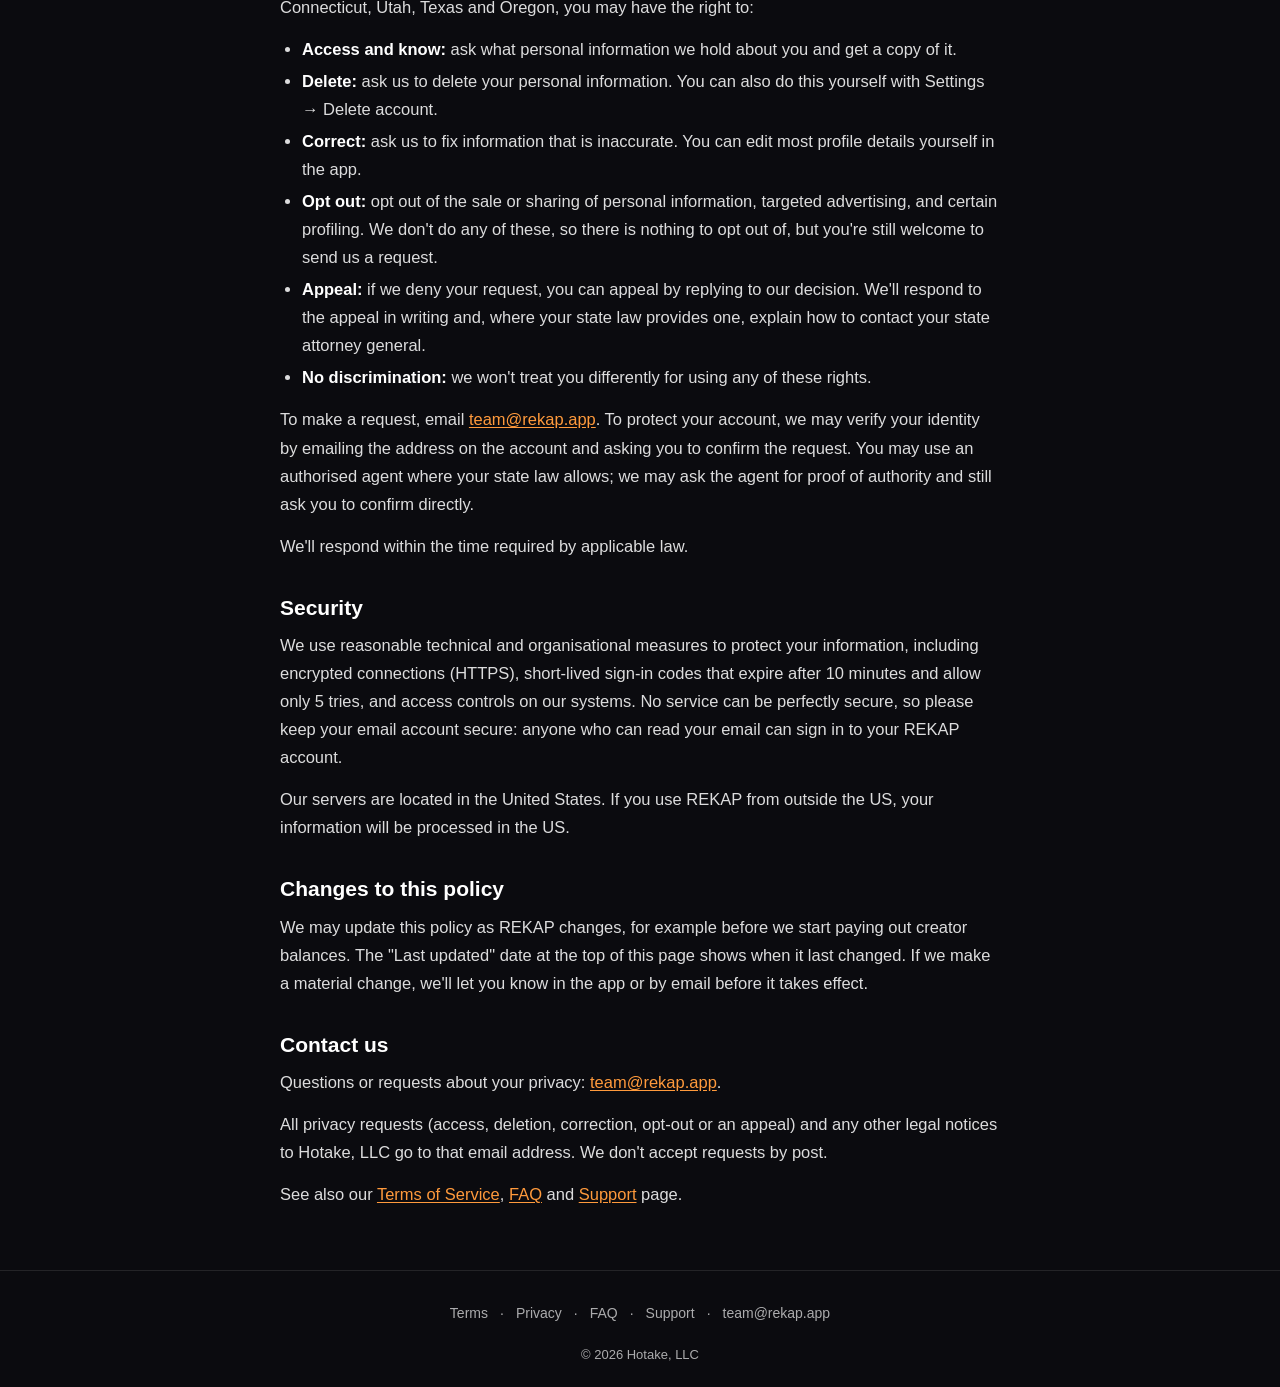
<file: privacy/index.html>
<!DOCTYPE html>
<html lang="en">
<head>
    <meta charset="utf-8">
    <meta name="viewport" content="width=device-width, initial-scale=1, viewport-fit=cover">
    <meta name="theme-color" content="#0b0b0b">
    <meta name="color-scheme" content="dark">
    <title>Privacy Policy · REKAP</title>
    
<meta name="rekap-build" content="2c3ff8c8fca2">
<link rel="icon" href="../static/img/brand/favicon.svg" type="image/svg+xml">
<link rel="icon" href="../static/img/brand/favicon-32.png" type="image/png" sizes="32x32">
<link rel="apple-touch-icon" href="../static/img/brand/apple-touch-icon.png" sizes="180x180">
<link rel="canonical" href="https://rekap.app/privacy">
<meta property="og:type" content="website">
<meta property="og:site_name" content="REKAP">
<meta property="og:url" content="https://rekap.app/privacy">
<meta property="og:title" content="Privacy Policy · REKAP">
<meta property="og:description" content="What REKAP collects, why, and your choices.">
<meta property="og:image" content="https://rekap.app/static/img/brand/rekap-share-1200x630.png">
<meta property="og:image:secure_url" content="https://rekap.app/static/img/brand/rekap-share-1200x630.png">
<meta property="og:image:type" content="image/png">
<meta property="og:image:width" content="1200">
<meta property="og:image:height" content="630">
<meta property="og:image:alt" content="REKAP — Sports recaps &amp; live shows">

<meta name="twitter:card" content="summary_large_image">
<meta name="twitter:title" content="Privacy Policy · REKAP">
<meta name="twitter:description" content="What REKAP collects, why, and your choices.">
<meta name="twitter:image" content="https://rekap.app/static/img/brand/rekap-share-1200x630.png">
<meta name="twitter:image:alt" content="REKAP — Sports recaps &amp; live shows">

<meta name="description" content="What REKAP collects, why, and your choices.">

    <link rel="stylesheet" href="../static/css/rekap-pages.css">
    
</head>
<body class="pg-legal">

<header class="pg-top">
    <a href="../index.html" class="pg-top-logo" aria-label="REKAP home"><img src="../static/img/brand/rekap-logo.svg" alt="REKAP" width="112" height="28"></a>
    <a class="pg-badge" href="../index.html#app-store-soon" data-cta="app-store-header"><img src="../static/img/badges/download-on-the-app-store.svg" alt="Download on the App Store" width="120" height="40"></a>
</header>
<main class="pg-doc">
    <nav class="pg-tabs" aria-label="Help and legal pages">
        <a href="../terms/index.html">Terms of Service</a><a href="../privacy/index.html" aria-current="page">Privacy Policy</a><a href="../faq/index.html">FAQ</a><a href="../support/index.html">Support</a>
    </nav>
    <h1>Privacy Policy</h1>
    <p class="pg-updated">Last updated: <time datetime="2026-11-26">November 26, 2026</time></p>
    <article class="pg-prose">
        <nav aria-label="On this page">
  <ol>
    <li><a href="#who-we-are">Who we are</a></li>
    <li><a href="#what-we-collect">What we collect</a></li>
    <li><a href="#how-we-use">How we use your information</a></li>
    <li><a href="#payments">Payments: tips and Live tickets</a></li>
    <li><a href="#notifications">Push notifications</a></li>
    <li><a href="#what-is-public">What is public</a></li>
    <li><a href="#sharing">Who we share it with</a></li>
    <li><a href="#cookies">Cookies</a></li>
    <li><a href="#retention">How long we keep it and deleting your account</a></li>
    <li><a href="#children">Children and age limits</a></li>
    <li><a href="#your-rights">Your privacy rights</a></li>
    <li><a href="#security">Security</a></li>
    <li><a href="#changes">Changes to this policy</a></li>
    <li><a href="#contact">Contact us</a></li>
  </ol>
</nav>

<section id="who-we-are">
  <h2>Who we are</h2>
  <p>REKAP is a short-video sports app operated by Hotake, LLC ("Hotake", "we", "us"). You can reach us at <a href="mailto:team@rekap.app">team@rekap.app</a>. This Privacy Policy explains what information we collect when you use REKAP on the web or in our apps, how we use it, who we share it with, and the choices you have.</p>
  <p>This policy works together with our <a href="../terms/index.html">Terms of Service</a>. If you have a question that this page doesn't answer, email us at <a href="mailto:team@rekap.app">team@rekap.app</a>.</p>
</section>

<section id="what-we-collect">
  <h2>What we collect</h2>
  <p><strong>Information you give us.</strong></p>
  <ul>
    <li><strong>Sign-in details:</strong> your email address. REKAP doesn't use passwords. Each time you sign in, we email you a 6-digit code.</li>
    <li><strong>Account details:</strong> your username, display name and birthdate, and a record that you agreed to our Terms and this Privacy Policy.</li>
    <li><strong>Profile details you choose to add:</strong> a profile photo, bio, a profile link, and your favourite sports and teams.</li>
    <li><strong>Content you post:</strong> your videos (we call them REKAPs), along with their titles and captions, and the comments you write.</li>
    <li><strong>Messages:</strong> the direct messages you send and receive in your Inbox.</li>
    <li><strong>Reports and blocks:</strong> the reports you submit (including the reason you choose) and the people you block.</li>
    <li><strong>Safety records:</strong> the results of automated moderation checks on your content (for example, a score showing a comment may be harassment), reports about your content, and any action we took.</li>
    <li><strong>Messages to us:</strong> anything you send when you email support.</li>
  </ul>
  <p><strong>Information created when you use REKAP.</strong></p>
  <ul>
    <li><strong>Activity:</strong> likes, follows, saves and shares.</li>
    <li><strong>Tips and REKAP Live:</strong> tips you send or receive (amount, the REKAP it was for, and any message you add), the live shows you book, host or buy a ticket for, and your tickets.</li>
    <li><strong>Payment records:</strong> when you pay for a tip or a Live ticket, the amount, currency, date, whether the payment succeeded, was refunded or disputed, the processing fee, and the reference numbers our payment processor gives us. See <a href="#payments">Payments</a> below. We never receive or store your full card number.</li>
    <li><strong>Creator balance:</strong> if you receive tips or sell Live tickets, a record of what you earned after processing fees, refunds and disputes.</li>
    <li><strong>Notification details:</strong> if you allow notifications on your device, a device token that lets us send notifications to that device, and your notification settings.</li>
    <li><strong>Device and log information:</strong> your IP address, browser and device type, and server logs that record requests to our service (for example, the time of a request and whether it succeeded or failed).</li>
  </ul>
  <p>We don't ask for your phone number, contacts, precise location or government ID.</p>
</section>

<section id="how-we-use">
  <h2>How we use your information</h2>
  <ul>
    <li><strong>To run your account:</strong> sending sign-in codes, keeping you signed in, and showing your profile.</li>
    <li><strong>To provide the app:</strong> storing, processing and playing your REKAPs (including making different video sizes and thumbnails), showing comments, delivering messages, and powering likes, follows, saves and shares.</li>
    <li><strong>To personalise what you see:</strong> for example, using the sports and teams you follow and the accounts you follow to decide which REKAPs to show you. We don't use your information to target ads.</li>
    <li><strong>To process payments:</strong> creating checkouts for tips and Live tickets, confirming payments, giving ticket holders access to the show, recording creator balances, and handling refunds, disputes and fraud.</li>
    <li><strong>To send notifications:</strong> telling you about activity you've chosen to hear about, such as a new follower, a comment, a tip, a ticket, or a show you have a ticket for going live. See <a href="#notifications">Push notifications</a>.</li>
    <li><strong>To enforce age limits:</strong> we use your birthdate to confirm you are at least 13.</li>
    <li><strong>To keep REKAP safe:</strong> reviewing reports, removing content that breaks our rules, suspending accounts, applying blocks, and detecting spam, abuse and security threats. Content you post or send (your REKAPs, including their audio and captions; comments; your username, display name and bio; REKAP Live chat and video; and messages) is scanned by automated moderation tools provided by Amazon Web Services, before or while it is shown, and may be reviewed by our team.</li>
    <li><strong>To communicate with you:</strong> answering support requests and telling you about important changes to the service, our Terms or this policy.</li>
    <li><strong>To fix and improve REKAP:</strong> using logs to find bugs, measure performance and understand how features are used.</li>
    <li><strong>To meet legal obligations:</strong> responding to valid legal requests and reporting child sexual exploitation material to the National Center for Missing &amp; Exploited Children (NCMEC) as required by law.</li>
  </ul>
</section>

<section id="payments">
  <h2>Payments: tips and Live tickets</h2>
  <p>Payments for tips and Live tickets are handled by our payment processor, <strong>Stripe</strong>. When you pay, you're taken to a checkout page run by Stripe (in our iOS app, it opens in Safari). You enter your card or other payment details there, with Stripe, not with us. Stripe's <a href="https://stripe.com/privacy">Privacy Policy</a> explains how Stripe uses the information you give it.</p>
  <ul>
    <li><strong>What we send Stripe:</strong> what you're paying for (for example, "Tip for @creator" or the show's title), the amount, your email address (so Stripe can send your receipt), and internal reference numbers.</li>
    <li><strong>What Stripe sends us:</strong> whether the payment succeeded, the amount and currency, Stripe's processing fee, the date, and Stripe's reference numbers for the payment. We also learn when a payment is refunded or disputed. We don't receive your full card number, its security code, or your bank details.</li>
    <li><strong>What other people see:</strong> a creator sees the tips they receive, including your username, the amount and any message you add. A host sees how many tickets were sold for their show.</li>
  </ul>
  <p>We keep payment records for as long as the law requires us to keep financial records (generally 7 years), even after you delete your account; see <a href="#retention">How long we keep it</a>.</p>
</section>

<section id="notifications">
  <h2>Push notifications</h2>
  <p>If you allow notifications in our app, we store a device token so we can send notifications to that device. We use them to tell you about activity on REKAP, for example:</p>
  <ul>
    <li>someone followed you, or commented on your REKAP;</li>
    <li>you received a tip, or your Live ticket is confirmed;</li>
    <li>a creator you follow, or a show you have a ticket for, is going live.</li>
  </ul>
  <p>You can turn each type on or off in <strong>Settings → Notifications</strong>, and turn all notifications off in your device's settings. We send announcements about REKAP only if you turn them on. Notifications are delivered through Apple Push Notification service; we don't use them for advertising. When you sign out or delete your account, we delete that device's token.</p>
</section>

<section id="what-is-public">
  <h2>What is public</h2>
  <p>REKAP is a public sharing app. By default, the following can be seen by anyone using REKAP:</p>
  <ul>
    <li>Your profile: username, display name, profile photo, bio, profile link, and favourite sports and teams.</li>
    <li>Your REKAPs, with their titles and captions.</li>
    <li>Your comments.</li>
    <li>Like and follower counts.</li>
  </ul>
  <p>When you or someone else shares a REKAP using its <strong>/r/</strong> link, people who aren't signed in can watch that one REKAP. Direct messages are only visible to the people in that chat (and, to keep REKAP safe, to our automated moderation tools and, when needed, our team). Please don't post anything in your profile, REKAPs or comments that you don't want the public to see.</p>
</section>

<section id="sharing">
  <h2>Who we share it with</h2>
  <p>We don't sell your personal information, and we don't "share" it for cross-context behavioural advertising (as those terms are used in US state privacy laws). We share information only in these situations:</p>
  <ul>
    <li><strong>Service providers:</strong> companies that help us run REKAP, such as Amazon Web Services, which provides our hosting, database, video storage and processing, live video and automated content moderation, and sends our emails (including sign-in codes); Stripe, which processes payments for tips and Live tickets; and Apple, which delivers push notifications to your iPhone. They may use your information only to provide services to us, except that Stripe also handles payment information under its own privacy policy.</li>
    <li><strong>Other users:</strong> the public information described above, and messages with the people you are chatting with.</li>
    <li><strong>Legal and safety reasons:</strong> when we believe in good faith that it's required by law or legal process, or needed to protect the safety of any person, to address fraud or abuse, or to protect the rights of Hotake, LLC and our users. This includes reports to NCMEC.</li>
    <li><strong>Business changes:</strong> if Hotake, LLC is involved in a merger, acquisition or sale of assets, your information may be transferred as part of that deal, and this policy will continue to apply to it.</li>
    <li><strong>With your permission:</strong> in any other case where you ask us to or agree.</li>
  </ul>
</section>

<section id="cookies">
  <h2>Cookies</h2>
  <p>We keep cookies to a minimum. REKAP uses only:</p>
  <ul>
    <li>a <strong>session cookie</strong> that keeps you signed in;</li>
    <li>a <strong>CSRF cookie</strong> that protects forms from being submitted by other websites; and</li>
    <li>one cookie that remembers you opened REKAP from our iOS app, so the site works correctly inside the app.</li>
  </ul>
  <p>We don't use advertising cookies or third-party ad trackers. Because these cookies are needed for REKAP to work, blocking them in your browser may stop you from signing in.</p>
</section>

<section id="retention">
  <h2>How long we keep it and deleting your account</h2>
  <p>We keep your information for as long as your account is open, and for the limited periods described below after that.</p>
  <p><strong>Deleting your account.</strong> You can delete your account at any time in <strong>Settings → Delete account</strong>; you'll be asked to type to confirm. Deletion takes effect immediately and signs you out on every device.</p>
  <p><strong>What we delete:</strong></p>
  <ul>
    <li>your REKAPs, including the likes, comments and saves on them (their video and image files are removed from our storage within minutes);</li>
    <li>your comments, likes, saves, follows and followers, and the blocks you made;</li>
    <li>your REKAP Live bookings, Live chat messages and reminders;</li>
    <li>your profile: email address, phone number, username, display name, photo, bio, link, birthdate and favourite sports and teams;</li>
    <li>your sign-in codes, sign-in sessions, notification device tokens and settings, support requests and username history (links to your old usernames stop working).</li>
  </ul>
  <p><strong>What we keep, anonymized, and why:</strong> a few records involve other people or the law, so instead of deleting them we cut every link to you and show them as coming from "Deleted account":</p>
  <ul>
    <li>messages you already sent stay in the other person's Inbox, because they are part of that person's conversation;</li>
    <li>records of tips you sent or received, Live tickets you bought, and creator balance entries, because we must keep financial records (generally for 7 years); and</li>
    <li>reports you made about other content, so our moderation history stays complete.</li>
  </ul>
  <p>These records point to an empty account entry with no name, email, phone, username, photo or birthdate. Your profile page stops working right away. Your old username is held for 14 days and then anyone can use it. You can sign up again with the same email at any time, as a new account.</p>
  <p><strong>Backups.</strong> Deleted data is removed from our active systems immediately and from our backups within 30 days.</p>
  <p>If you can't access Settings, you can also ask us to delete your account by emailing <a href="mailto:team@rekap.app">team@rekap.app</a> from the address on your account.</p>
  <p><strong>Deleting individual content.</strong> When you delete a single REKAP, it is removed from REKAP and its files are removed from storage shortly after. Copies other people already received in messages, or saved outside REKAP, are outside our control.</p>
</section>

<section id="children">
  <h2>Children and age limits</h2>
  <p>You must be at least 13 years old to use REKAP. We ask for your birthdate when you create an account. If the birthdate entered shows you are under 13, sign-up is stopped and the account and email address that were just created are deleted. Accounts made before we asked for birthdays are asked once, the first time they try to tip or use REKAP Live; if that birthday is under 13, the account is deleted as described above.</p>
  <p>If you're under 18, you need a parent's or guardian's permission to make payments on REKAP.</p>
  <p>If you are a parent or guardian and believe a child under 13 has given us personal information, email <a href="mailto:team@rekap.app">team@rekap.app</a> and we will delete it.</p>
</section>

<section id="your-rights">
  <h2>Your privacy rights</h2>
  <p>Depending on where you live, including in states such as California, Virginia, Colorado, Connecticut, Utah, Texas and Oregon, you may have the right to:</p>
  <ul>
    <li><strong>Access and know:</strong> ask what personal information we hold about you and get a copy of it.</li>
    <li><strong>Delete:</strong> ask us to delete your personal information. You can also do this yourself with Settings → Delete account.</li>
    <li><strong>Correct:</strong> ask us to fix information that is inaccurate. You can edit most profile details yourself in the app.</li>
    <li><strong>Opt out:</strong> opt out of the sale or sharing of personal information, targeted advertising, and certain profiling. We don't do any of these, so there is nothing to opt out of, but you're still welcome to send us a request.</li>
    <li><strong>Appeal:</strong> if we deny your request, you can appeal by replying to our decision. We'll respond to the appeal in writing and, where your state law provides one, explain how to contact your state attorney general.</li>
    <li><strong>No discrimination:</strong> we won't treat you differently for using any of these rights.</li>
  </ul>
  <p>To make a request, email <a href="mailto:team@rekap.app">team@rekap.app</a>. To protect your account, we may verify your identity by emailing the address on the account and asking you to confirm the request. You may use an authorised agent where your state law allows; we may ask the agent for proof of authority and still ask you to confirm directly.</p>
  <p>We'll respond within the time required by applicable law.</p>
</section>

<section id="security">
  <h2>Security</h2>
  <p>We use reasonable technical and organisational measures to protect your information, including encrypted connections (HTTPS), short-lived sign-in codes that expire after 10 minutes and allow only 5 tries, and access controls on our systems. No service can be perfectly secure, so please keep your email account secure: anyone who can read your email can sign in to your REKAP account.</p>
  <p>Our servers are located in the United States. If you use REKAP from outside the US, your information will be processed in the US.</p>
</section>

<section id="changes">
  <h2>Changes to this policy</h2>
  <p>We may update this policy as REKAP changes, for example before we start paying out creator balances. The "Last updated" date at the top of this page shows when it last changed. If we make a material change, we'll let you know in the app or by email before it takes effect.</p>
</section>

<section id="contact">
  <h2>Contact us</h2>
  <p>Questions or requests about your privacy: <a href="mailto:team@rekap.app">team@rekap.app</a>.</p>
  <p>All privacy requests (access, deletion, correction, opt-out or an appeal) and any other legal notices to Hotake, LLC go to that email address. We don't accept requests by post.</p>
  <p>See also our <a href="../terms/index.html">Terms of Service</a>, <a href="../faq/index.html">FAQ</a> and <a href="../support/index.html">Support</a> page.</p>
</section>

    </article>
</main>

<footer class="pg-footer">
    <nav aria-label="Legal and help">
        <a href="../terms/index.html">Terms</a><span aria-hidden="true">·</span>
        <a href="../privacy/index.html">Privacy</a><span aria-hidden="true">·</span>
        <a href="../faq/index.html">FAQ</a><span aria-hidden="true">·</span>
        <a href="../support/index.html">Support</a><span aria-hidden="true">·</span>
        <a href="mailto:team@rekap.app">team@rekap.app</a>
    </nav>
    <p>© 2026 Hotake, LLC</p>
</footer>
</body>
</html>
</file>
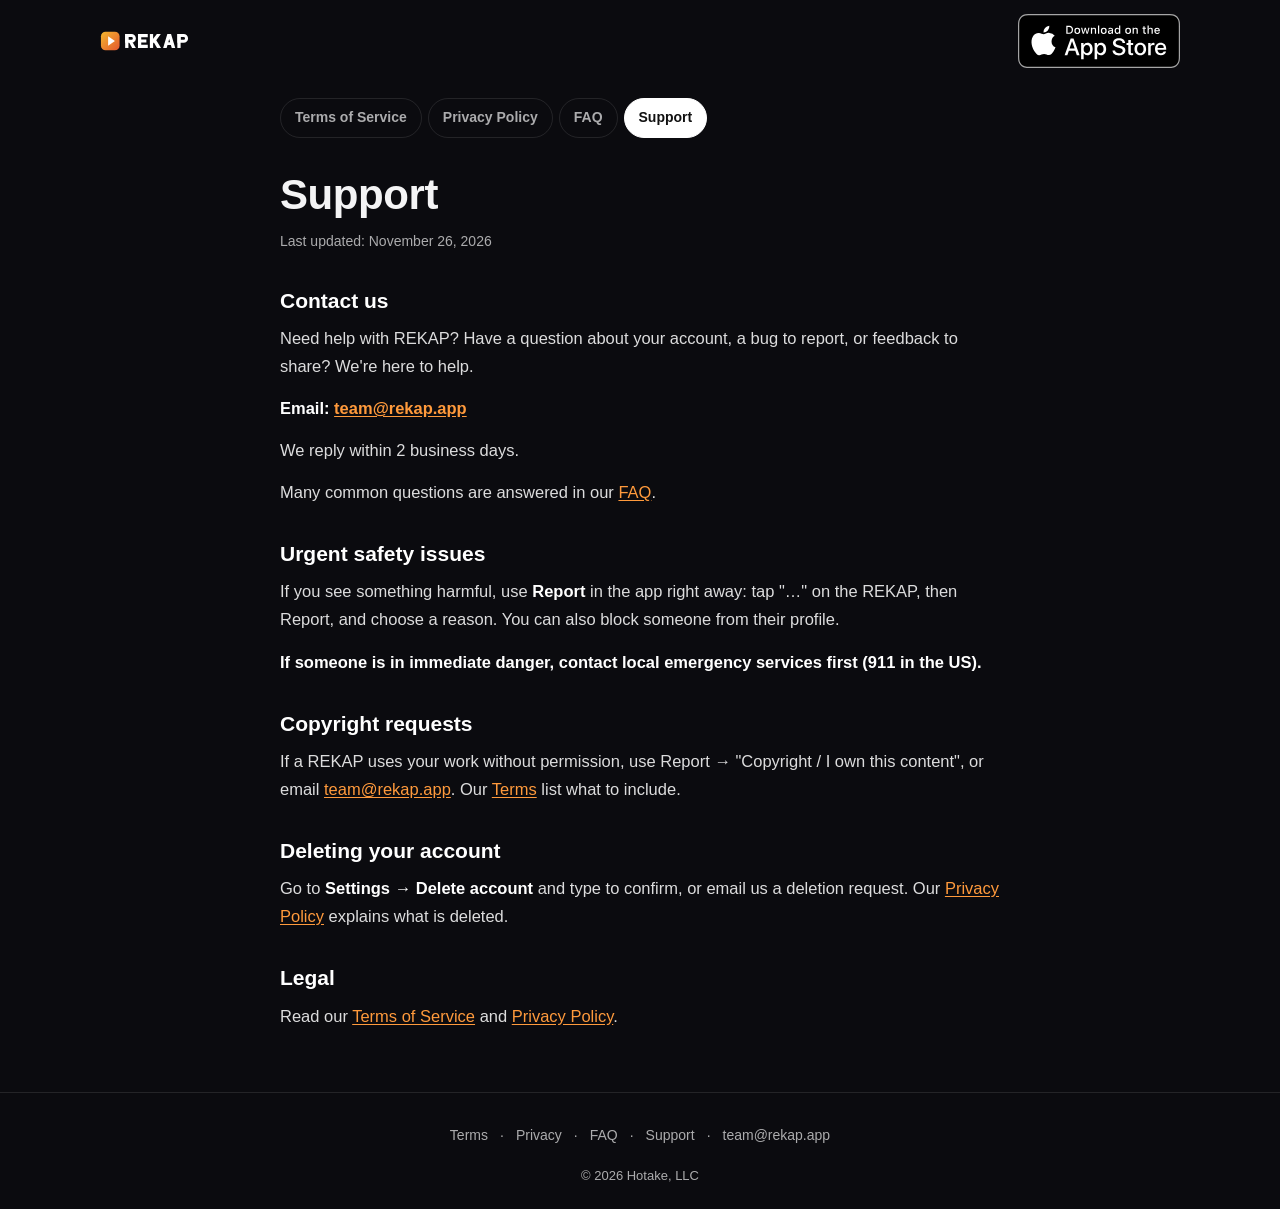
<file: support/index.html>
<!DOCTYPE html>
<html lang="en">
<head>
    <meta charset="utf-8">
    <meta name="viewport" content="width=device-width, initial-scale=1, viewport-fit=cover">
    <meta name="theme-color" content="#0b0b0b">
    <meta name="color-scheme" content="dark">
    <title>Support · REKAP</title>
    
<meta name="rekap-build" content="2c3ff8c8fca2">
<link rel="icon" href="../static/img/brand/favicon.svg" type="image/svg+xml">
<link rel="icon" href="../static/img/brand/favicon-32.png" type="image/png" sizes="32x32">
<link rel="apple-touch-icon" href="../static/img/brand/apple-touch-icon.png" sizes="180x180">
<link rel="canonical" href="https://rekap.app/support">
<meta property="og:type" content="website">
<meta property="og:site_name" content="REKAP">
<meta property="og:url" content="https://rekap.app/support">
<meta property="og:title" content="Support · REKAP">
<meta property="og:description" content="Get help with REKAP. We reply within 2 business days.">
<meta property="og:image" content="https://rekap.app/static/img/brand/rekap-share-1200x630.png">
<meta property="og:image:secure_url" content="https://rekap.app/static/img/brand/rekap-share-1200x630.png">
<meta property="og:image:type" content="image/png">
<meta property="og:image:width" content="1200">
<meta property="og:image:height" content="630">
<meta property="og:image:alt" content="REKAP — Sports recaps &amp; live shows">

<meta name="twitter:card" content="summary_large_image">
<meta name="twitter:title" content="Support · REKAP">
<meta name="twitter:description" content="Get help with REKAP. We reply within 2 business days.">
<meta name="twitter:image" content="https://rekap.app/static/img/brand/rekap-share-1200x630.png">
<meta name="twitter:image:alt" content="REKAP — Sports recaps &amp; live shows">

<meta name="description" content="Get help with REKAP. We reply within 2 business days.">

    <link rel="stylesheet" href="../static/css/rekap-pages.css">
    
</head>
<body class="pg-legal">

<header class="pg-top">
    <a href="../index.html" class="pg-top-logo" aria-label="REKAP home"><img src="../static/img/brand/rekap-logo.svg" alt="REKAP" width="112" height="28"></a>
    <a class="pg-badge" href="../index.html#app-store-soon" data-cta="app-store-header"><img src="../static/img/badges/download-on-the-app-store.svg" alt="Download on the App Store" width="120" height="40"></a>
</header>
<main class="pg-doc">
    <nav class="pg-tabs" aria-label="Help and legal pages">
        <a href="../terms/index.html">Terms of Service</a><a href="../privacy/index.html">Privacy Policy</a><a href="../faq/index.html">FAQ</a><a href="../support/index.html" aria-current="page">Support</a>
    </nav>
    <h1>Support</h1>
    <p class="pg-updated">Last updated: <time datetime="2026-11-26">November 26, 2026</time></p>
    <article class="pg-prose">
        <section id="contact">
  <h2>Contact us</h2>
  <p>Need help with REKAP? Have a question about your account, a bug to report, or feedback to share? We're here to help.</p>
  <p><strong>Email: <a href="mailto:team@rekap.app">team@rekap.app</a></strong></p>
  <p>We reply within 2 business days.</p>
  <p>Many common questions are answered in our <a href="../faq/index.html">FAQ</a>.</p>
</section>

<section id="safety">
  <h2>Urgent safety issues</h2>
  <p>If you see something harmful, use <strong>Report</strong> in the app right away: tap "…" on the REKAP, then Report, and choose a reason. You can also block someone from their profile.</p>
  <p><strong>If someone is in immediate danger, contact local emergency services first (911 in the US).</strong></p>
</section>

<section id="copyright">
  <h2>Copyright requests</h2>
  <p>If a REKAP uses your work without permission, use Report → "Copyright / I own this content", or email <a href="mailto:team@rekap.app">team@rekap.app</a>. Our <a href="../terms/index.html">Terms</a> list what to include.</p>
</section>

<section id="delete">
  <h2>Deleting your account</h2>
  <p>Go to <strong>Settings → Delete account</strong> and type to confirm, or email us a deletion request. Our <a href="../privacy/index.html">Privacy Policy</a> explains what is deleted.</p>
</section>

<section id="legal">
  <h2>Legal</h2>
  <p>Read our <a href="../terms/index.html">Terms of Service</a> and <a href="../privacy/index.html">Privacy Policy</a>.</p>
</section>

    </article>
</main>

<footer class="pg-footer">
    <nav aria-label="Legal and help">
        <a href="../terms/index.html">Terms</a><span aria-hidden="true">·</span>
        <a href="../privacy/index.html">Privacy</a><span aria-hidden="true">·</span>
        <a href="../faq/index.html">FAQ</a><span aria-hidden="true">·</span>
        <a href="../support/index.html">Support</a><span aria-hidden="true">·</span>
        <a href="mailto:team@rekap.app">team@rekap.app</a>
    </nav>
    <p>© 2026 Hotake, LLC</p>
</footer>
</body>
</html>
</file>
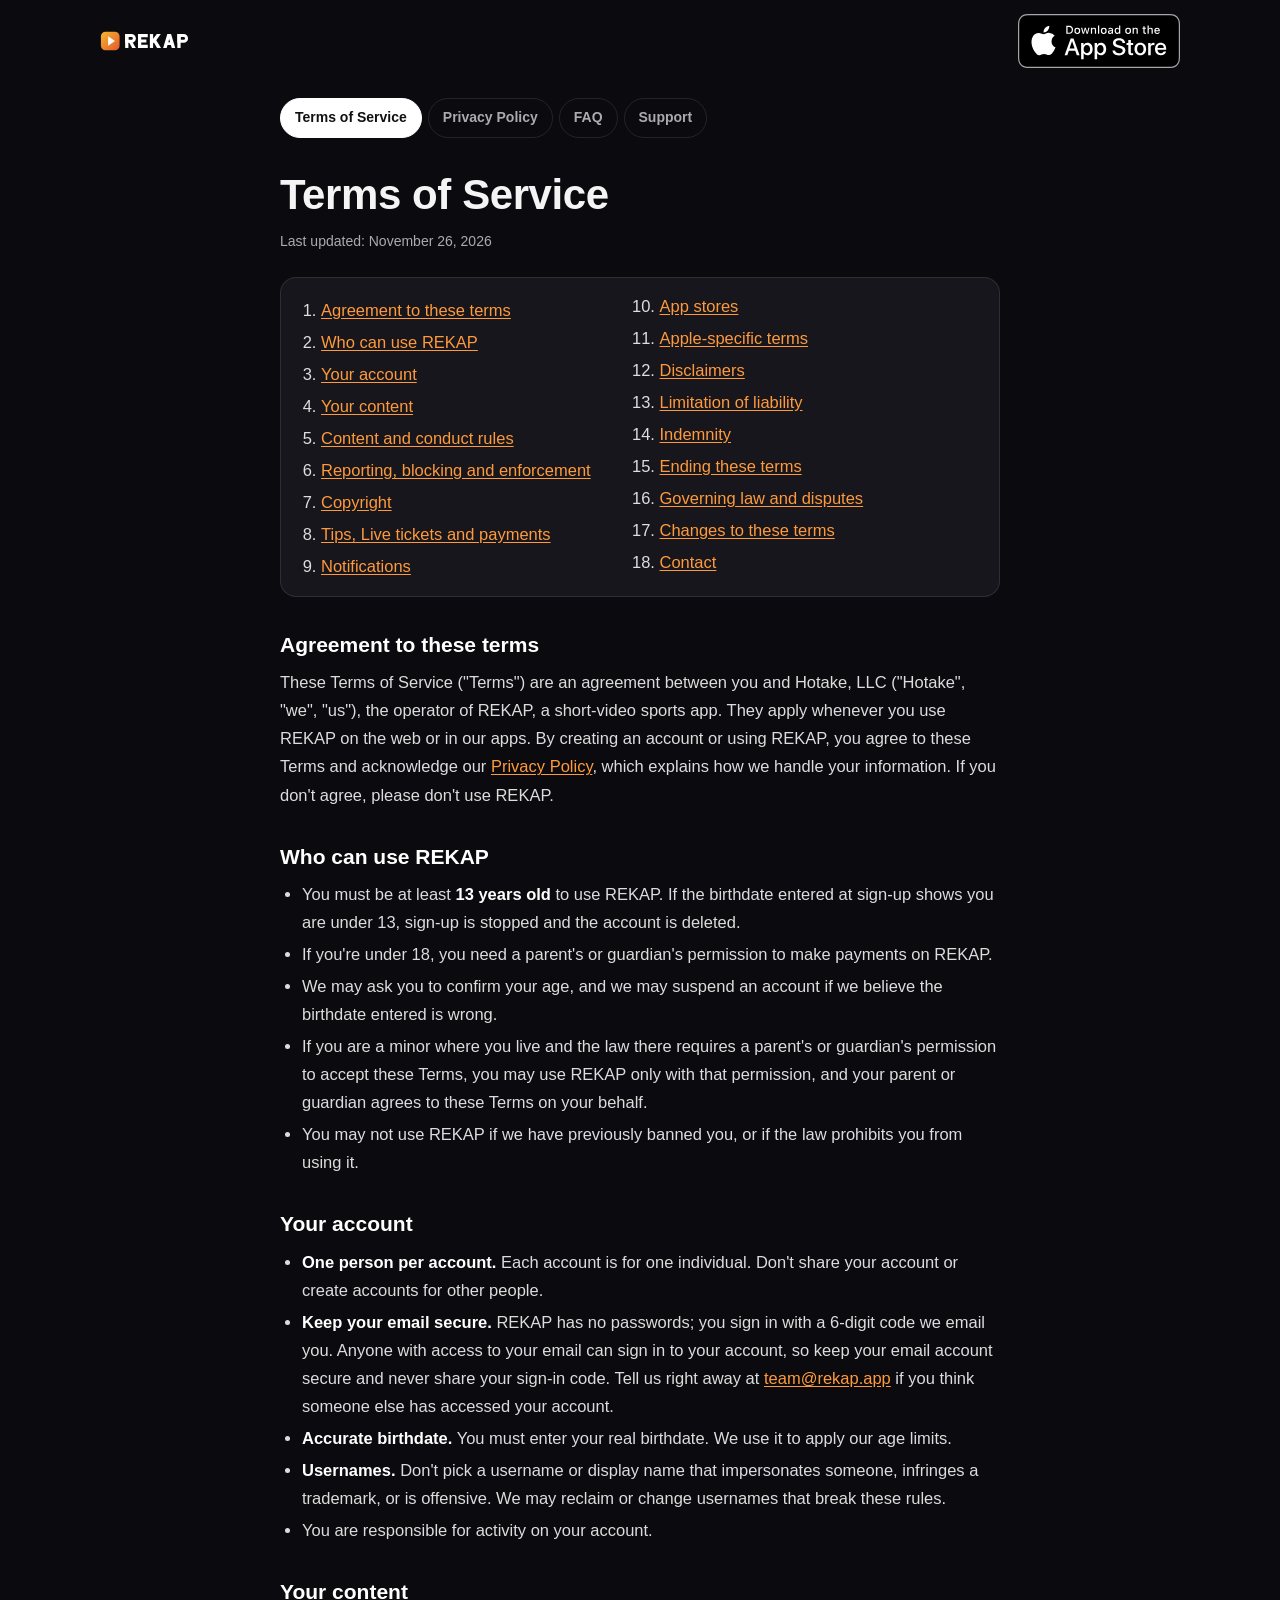
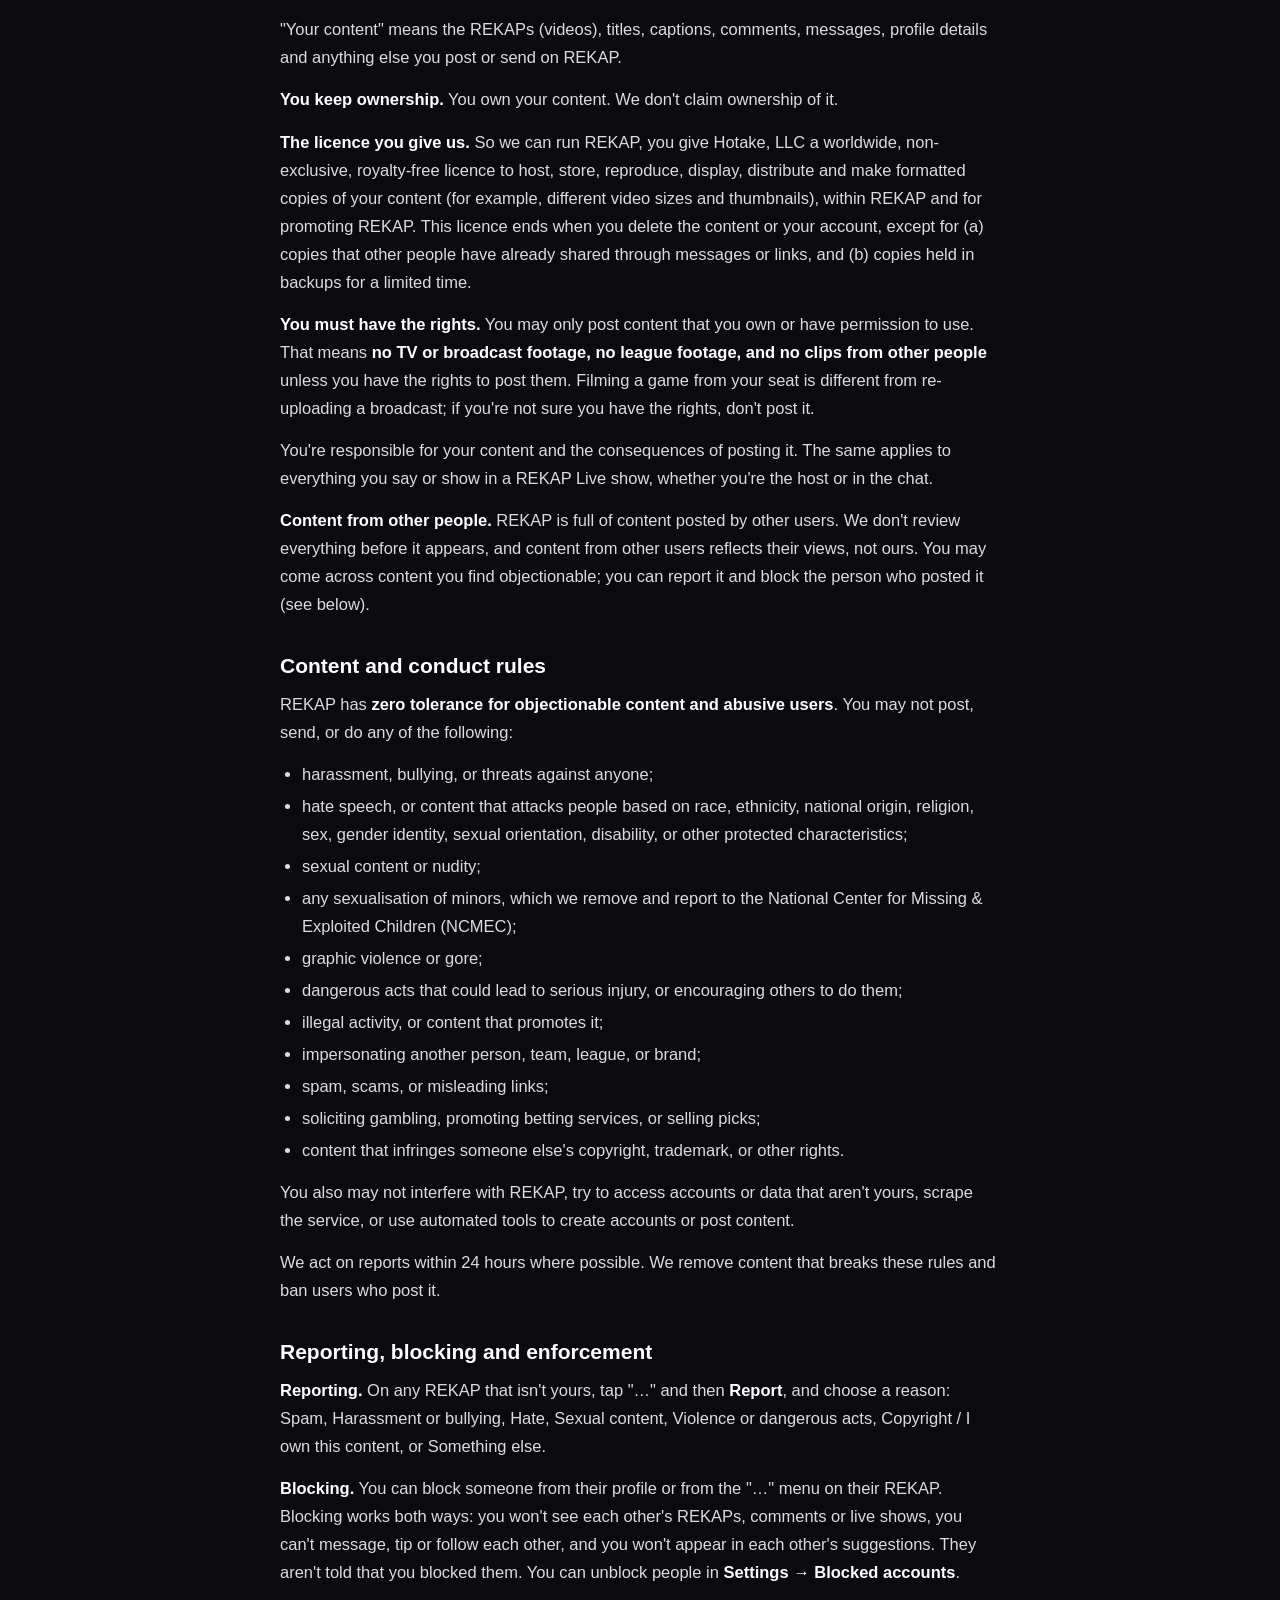
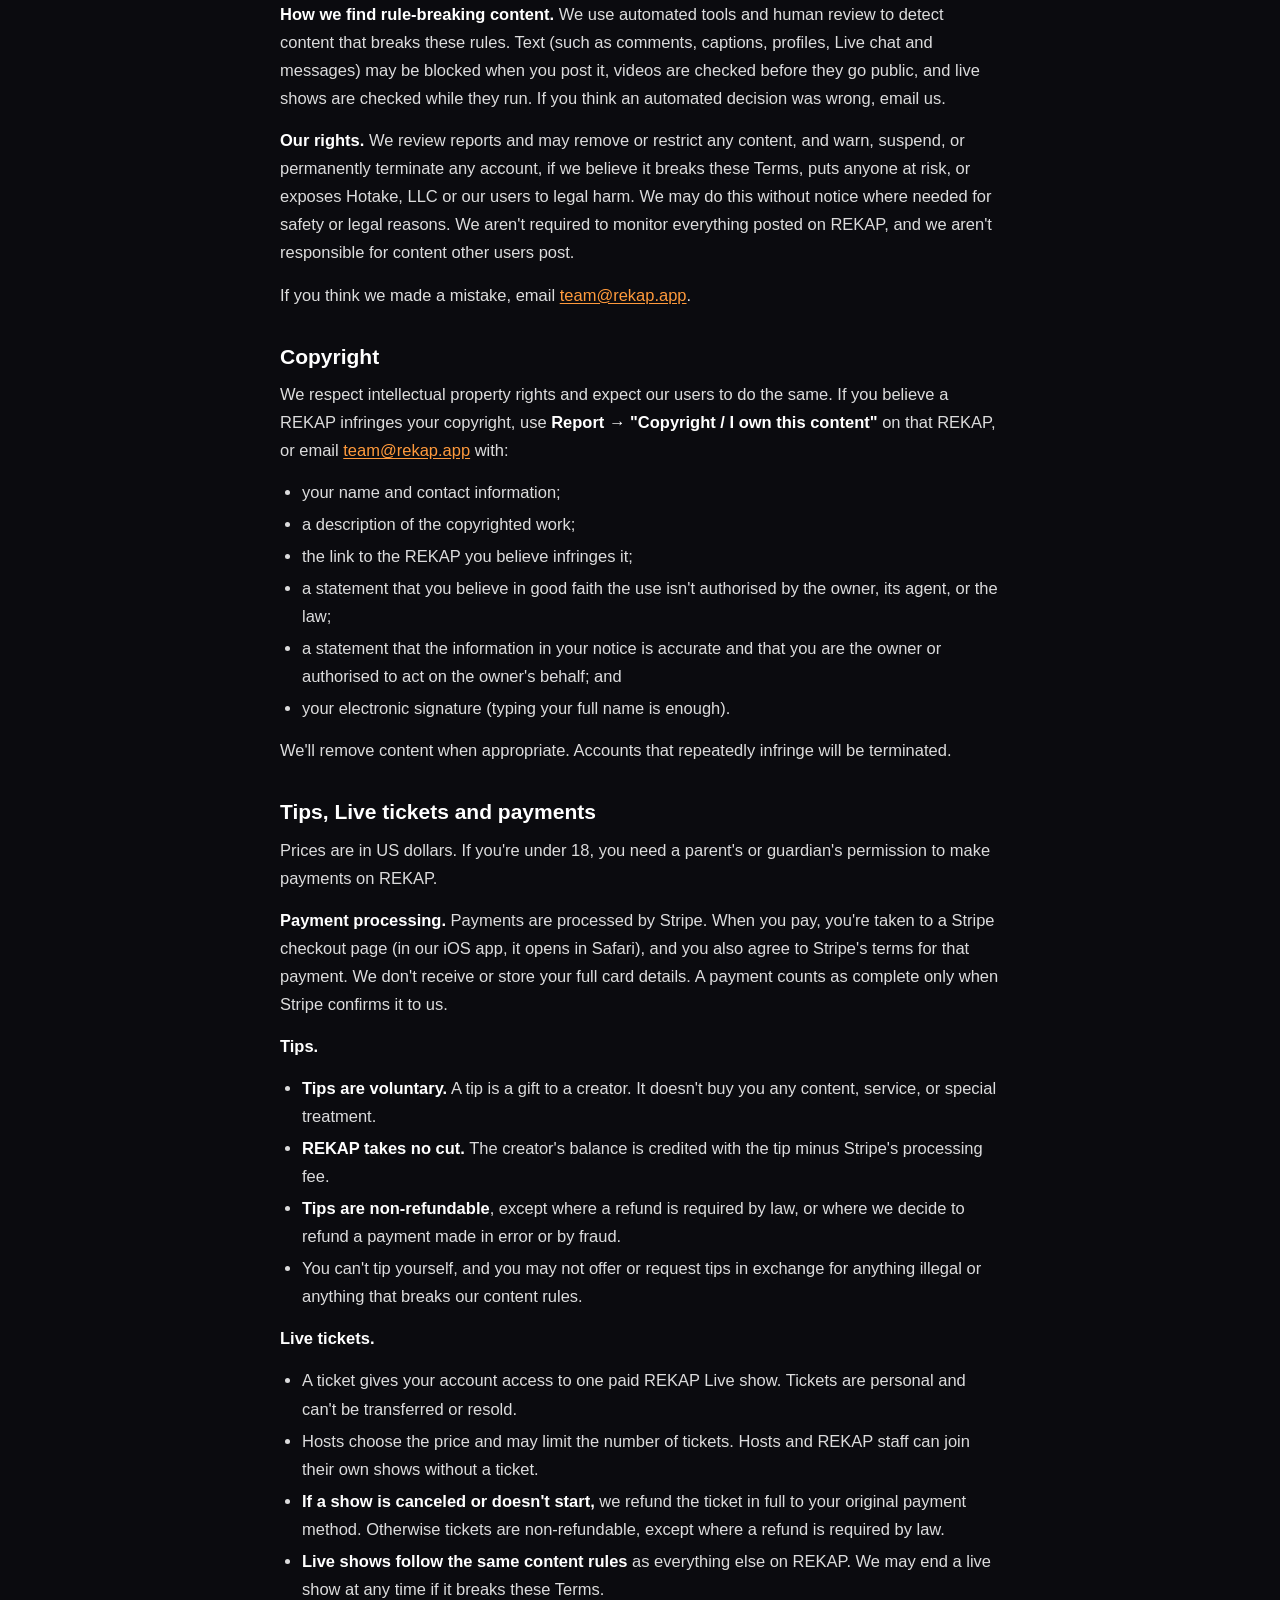
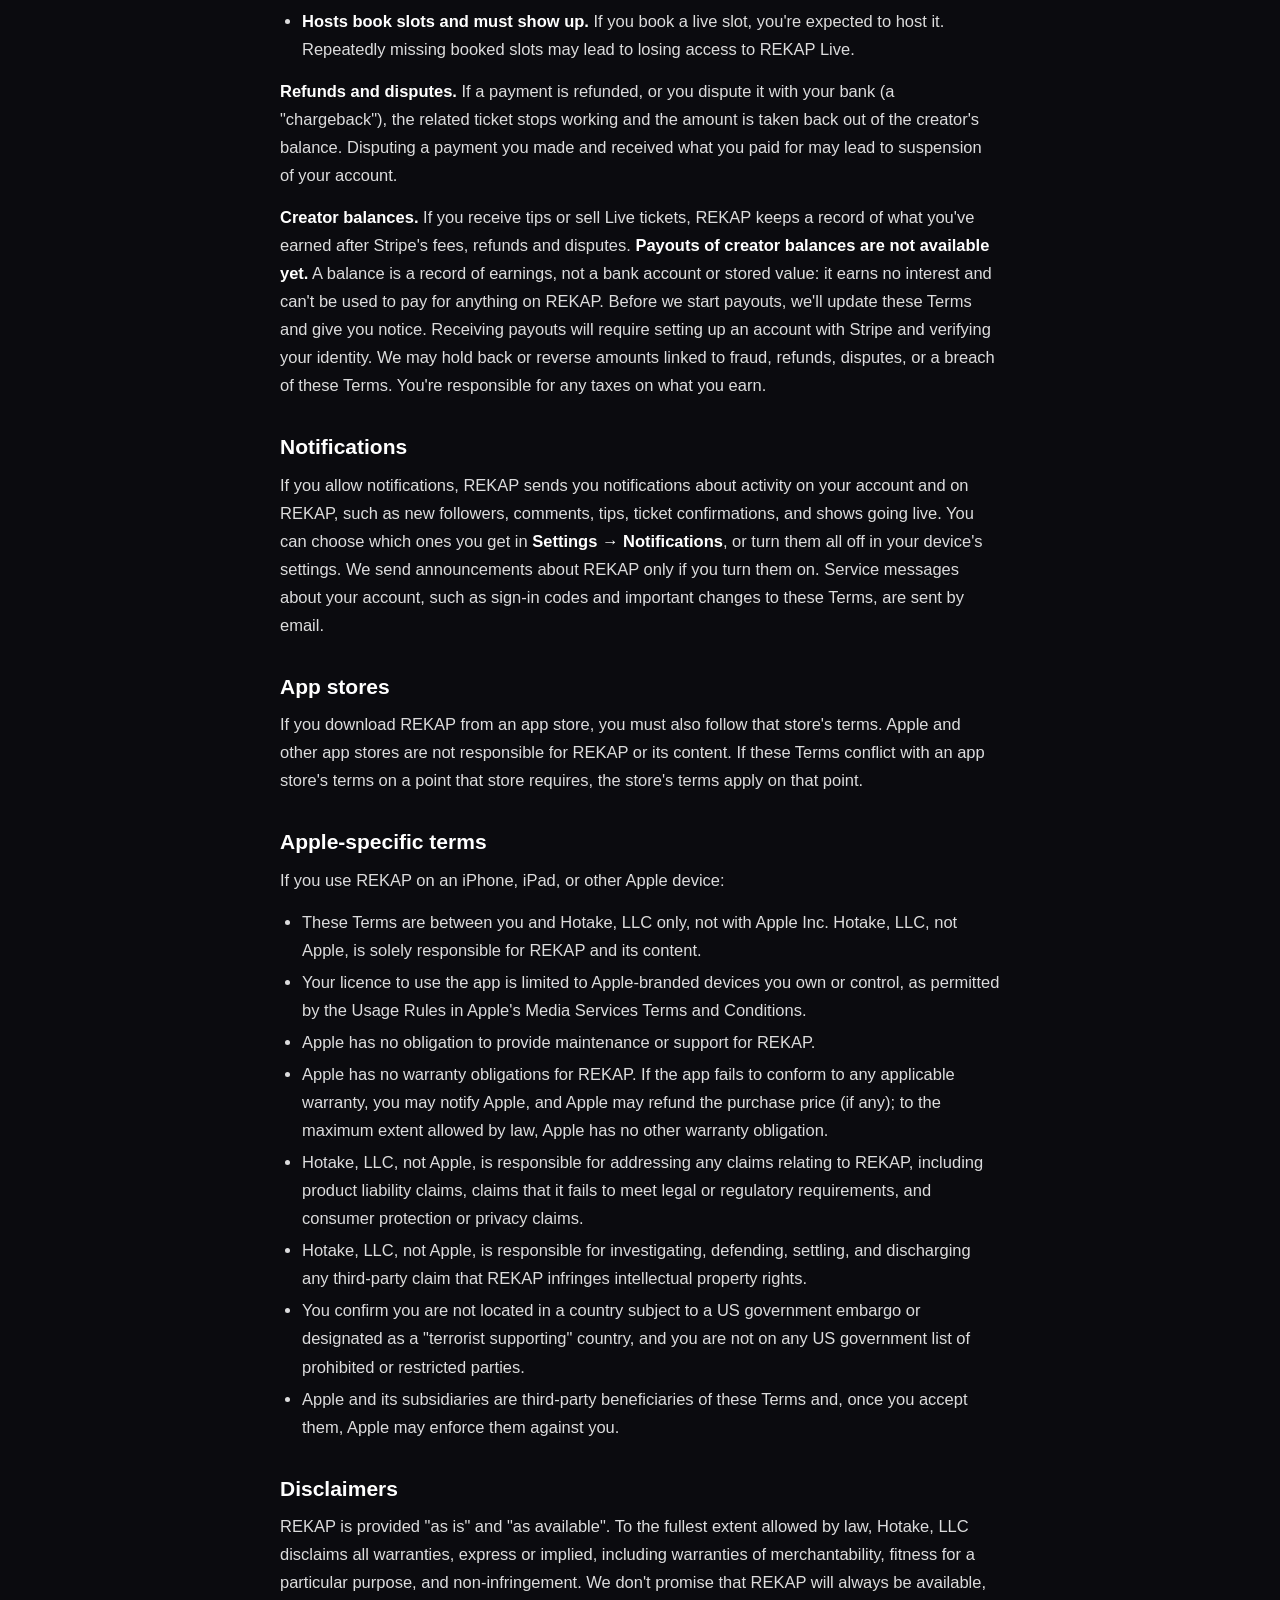
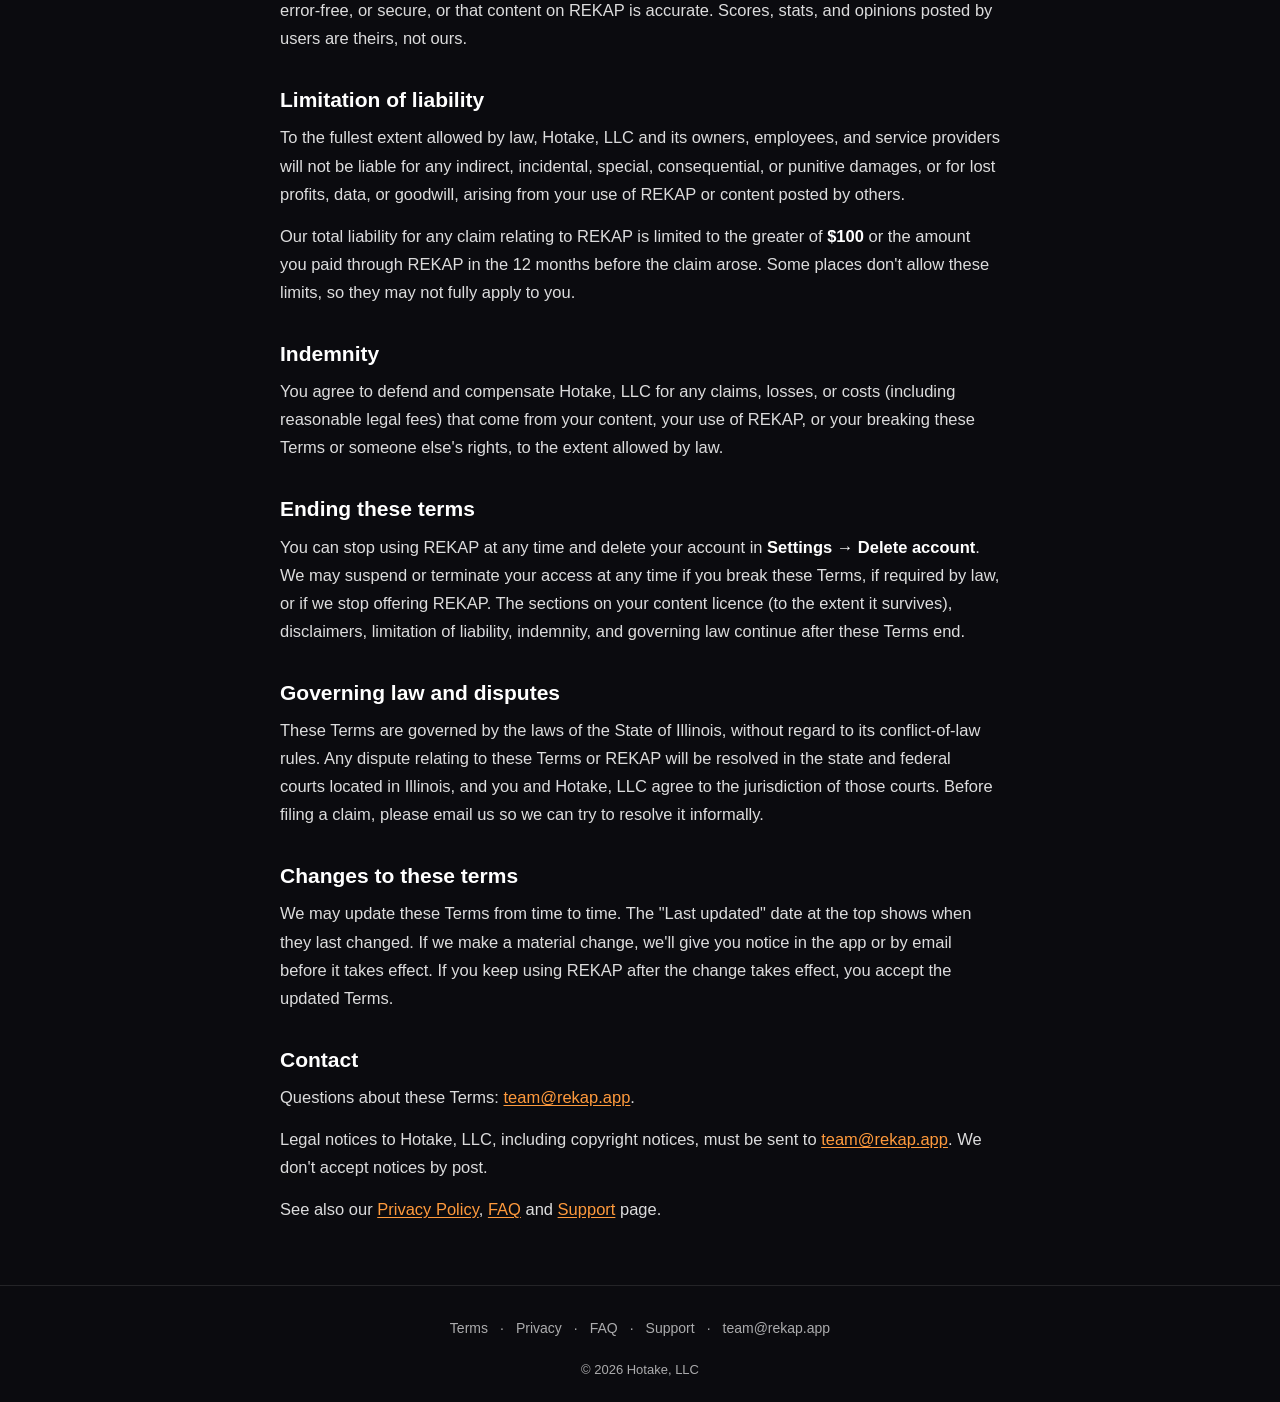
<file: terms/index.html>
<!DOCTYPE html>
<html lang="en">
<head>
    <meta charset="utf-8">
    <meta name="viewport" content="width=device-width, initial-scale=1, viewport-fit=cover">
    <meta name="theme-color" content="#0b0b0b">
    <meta name="color-scheme" content="dark">
    <title>Terms of Service · REKAP</title>
    
<meta name="rekap-build" content="2c3ff8c8fca2">
<link rel="icon" href="../static/img/brand/favicon.svg" type="image/svg+xml">
<link rel="icon" href="../static/img/brand/favicon-32.png" type="image/png" sizes="32x32">
<link rel="apple-touch-icon" href="../static/img/brand/apple-touch-icon.png" sizes="180x180">
<link rel="canonical" href="https://rekap.app/terms">
<meta property="og:type" content="website">
<meta property="og:site_name" content="REKAP">
<meta property="og:url" content="https://rekap.app/terms">
<meta property="og:title" content="Terms of Service · REKAP">
<meta property="og:description" content="The rules for using REKAP.">
<meta property="og:image" content="https://rekap.app/static/img/brand/rekap-share-1200x630.png">
<meta property="og:image:secure_url" content="https://rekap.app/static/img/brand/rekap-share-1200x630.png">
<meta property="og:image:type" content="image/png">
<meta property="og:image:width" content="1200">
<meta property="og:image:height" content="630">
<meta property="og:image:alt" content="REKAP — Sports recaps &amp; live shows">

<meta name="twitter:card" content="summary_large_image">
<meta name="twitter:title" content="Terms of Service · REKAP">
<meta name="twitter:description" content="The rules for using REKAP.">
<meta name="twitter:image" content="https://rekap.app/static/img/brand/rekap-share-1200x630.png">
<meta name="twitter:image:alt" content="REKAP — Sports recaps &amp; live shows">

<meta name="description" content="The rules for using REKAP.">

    <link rel="stylesheet" href="../static/css/rekap-pages.css">
    
</head>
<body class="pg-legal">

<header class="pg-top">
    <a href="../index.html" class="pg-top-logo" aria-label="REKAP home"><img src="../static/img/brand/rekap-logo.svg" alt="REKAP" width="112" height="28"></a>
    <a class="pg-badge" href="../index.html#app-store-soon" data-cta="app-store-header"><img src="../static/img/badges/download-on-the-app-store.svg" alt="Download on the App Store" width="120" height="40"></a>
</header>
<main class="pg-doc">
    <nav class="pg-tabs" aria-label="Help and legal pages">
        <a href="../terms/index.html" aria-current="page">Terms of Service</a><a href="../privacy/index.html">Privacy Policy</a><a href="../faq/index.html">FAQ</a><a href="../support/index.html">Support</a>
    </nav>
    <h1>Terms of Service</h1>
    <p class="pg-updated">Last updated: <time datetime="2026-11-26">November 26, 2026</time></p>
    <article class="pg-prose">
        <nav aria-label="On this page">
  <ol>
    <li><a href="#agreement">Agreement to these terms</a></li>
    <li><a href="#eligibility">Who can use REKAP</a></li>
    <li><a href="#account">Your account</a></li>
    <li><a href="#your-content">Your content</a></li>
    <li><a href="#content-rules">Content and conduct rules</a></li>
    <li><a href="#reporting">Reporting, blocking and enforcement</a></li>
    <li><a href="#copyright">Copyright</a></li>
    <li><a href="#tips-live">Tips, Live tickets and payments</a></li>
    <li><a href="#notifications">Notifications</a></li>
    <li><a href="#app-stores">App stores</a></li>
    <li><a href="#apple">Apple-specific terms</a></li>
    <li><a href="#disclaimers">Disclaimers</a></li>
    <li><a href="#liability">Limitation of liability</a></li>
    <li><a href="#indemnity">Indemnity</a></li>
    <li><a href="#termination">Ending these terms</a></li>
    <li><a href="#law">Governing law and disputes</a></li>
    <li><a href="#changes">Changes to these terms</a></li>
    <li><a href="#contact">Contact</a></li>
  </ol>
</nav>

<section id="agreement">
  <h2>Agreement to these terms</h2>
  <p>These Terms of Service ("Terms") are an agreement between you and Hotake, LLC ("Hotake", "we", "us"), the operator of REKAP, a short-video sports app. They apply whenever you use REKAP on the web or in our apps. By creating an account or using REKAP, you agree to these Terms and acknowledge our <a href="../privacy/index.html">Privacy Policy</a>, which explains how we handle your information. If you don't agree, please don't use REKAP.</p>
</section>

<section id="eligibility">
  <h2>Who can use REKAP</h2>
  <ul>
    <li>You must be at least <strong>13 years old</strong> to use REKAP. If the birthdate entered at sign-up shows you are under 13, sign-up is stopped and the account is deleted.</li>
    <li>If you're under 18, you need a parent's or guardian's permission to make payments on REKAP.</li>
    <li>We may ask you to confirm your age, and we may suspend an account if we believe the birthdate entered is wrong.</li>
    <li>If you are a minor where you live and the law there requires a parent's or guardian's permission to accept these Terms, you may use REKAP only with that permission, and your parent or guardian agrees to these Terms on your behalf.</li>
    <li>You may not use REKAP if we have previously banned you, or if the law prohibits you from using it.</li>
  </ul>
</section>

<section id="account">
  <h2>Your account</h2>
  <ul>
    <li><strong>One person per account.</strong> Each account is for one individual. Don't share your account or create accounts for other people.</li>
    <li><strong>Keep your email secure.</strong> REKAP has no passwords; you sign in with a 6-digit code we email you. Anyone with access to your email can sign in to your account, so keep your email account secure and never share your sign-in code. Tell us right away at <a href="mailto:team@rekap.app">team@rekap.app</a> if you think someone else has accessed your account.</li>
    <li><strong>Accurate birthdate.</strong> You must enter your real birthdate. We use it to apply our age limits.</li>
    <li><strong>Usernames.</strong> Don't pick a username or display name that impersonates someone, infringes a trademark, or is offensive. We may reclaim or change usernames that break these rules.</li>
    <li>You are responsible for activity on your account.</li>
  </ul>
</section>

<section id="your-content">
  <h2>Your content</h2>
  <p>"Your content" means the REKAPs (videos), titles, captions, comments, messages, profile details and anything else you post or send on REKAP.</p>
  <p><strong>You keep ownership.</strong> You own your content. We don't claim ownership of it.</p>
  <p><strong>The licence you give us.</strong> So we can run REKAP, you give Hotake, LLC a worldwide, non-exclusive, royalty-free licence to host, store, reproduce, display, distribute and make formatted copies of your content (for example, different video sizes and thumbnails), within REKAP and for promoting REKAP. This licence ends when you delete the content or your account, except for (a) copies that other people have already shared through messages or links, and (b) copies held in backups for a limited time.</p>
  <p><strong>You must have the rights.</strong> You may only post content that you own or have permission to use. That means <strong>no TV or broadcast footage, no league footage, and no clips from other people</strong> unless you have the rights to post them. Filming a game from your seat is different from re-uploading a broadcast; if you're not sure you have the rights, don't post it.</p>
  <p>You're responsible for your content and the consequences of posting it. The same applies to everything you say or show in a REKAP Live show, whether you're the host or in the chat.</p>
  <p><strong>Content from other people.</strong> REKAP is full of content posted by other users. We don't review everything before it appears, and content from other users reflects their views, not ours. You may come across content you find objectionable; you can report it and block the person who posted it (see below).</p>
</section>

<section id="content-rules">
  <h2>Content and conduct rules</h2>
  <p>REKAP has <strong>zero tolerance for objectionable content and abusive users</strong>. You may not post, send, or do any of the following:</p>
  <ul>
    <li>harassment, bullying, or threats against anyone;</li>
    <li>hate speech, or content that attacks people based on race, ethnicity, national origin, religion, sex, gender identity, sexual orientation, disability, or other protected characteristics;</li>
    <li>sexual content or nudity;</li>
    <li>any sexualisation of minors, which we remove and report to the National Center for Missing &amp; Exploited Children (NCMEC);</li>
    <li>graphic violence or gore;</li>
    <li>dangerous acts that could lead to serious injury, or encouraging others to do them;</li>
    <li>illegal activity, or content that promotes it;</li>
    <li>impersonating another person, team, league, or brand;</li>
    <li>spam, scams, or misleading links;</li>
    <li>soliciting gambling, promoting betting services, or selling picks;</li>
    <li>content that infringes someone else's copyright, trademark, or other rights.</li>
  </ul>
  <p>You also may not interfere with REKAP, try to access accounts or data that aren't yours, scrape the service, or use automated tools to create accounts or post content.</p>
  <p>We act on reports within 24 hours where possible. We remove content that breaks these rules and ban users who post it.</p>
</section>

<section id="reporting">
  <h2>Reporting, blocking and enforcement</h2>
  <p><strong>Reporting.</strong> On any REKAP that isn't yours, tap "…" and then <strong>Report</strong>, and choose a reason: Spam, Harassment or bullying, Hate, Sexual content, Violence or dangerous acts, Copyright / I own this content, or Something else.</p>
  <p><strong>Blocking.</strong> You can block someone from their profile or from the "…" menu on their REKAP. Blocking works both ways: you won't see each other's REKAPs, comments or live shows, you can't message, tip or follow each other, and you won't appear in each other's suggestions. They aren't told that you blocked them. You can unblock people in <strong>Settings → Blocked accounts</strong>.</p>
  <p><strong>How we find rule-breaking content.</strong> We use automated tools and human review to detect content that breaks these rules. Text (such as comments, captions, profiles, Live chat and messages) may be blocked when you post it, videos are checked before they go public, and live shows are checked while they run. If you think an automated decision was wrong, email us.</p>
  <p><strong>Our rights.</strong> We review reports and may remove or restrict any content, and warn, suspend, or permanently terminate any account, if we believe it breaks these Terms, puts anyone at risk, or exposes Hotake, LLC or our users to legal harm. We may do this without notice where needed for safety or legal reasons. We aren't required to monitor everything posted on REKAP, and we aren't responsible for content other users post.</p>
  <p>If you think we made a mistake, email <a href="mailto:team@rekap.app">team@rekap.app</a>.</p>
</section>

<section id="copyright">
  <h2>Copyright</h2>
  <p>We respect intellectual property rights and expect our users to do the same. If you believe a REKAP infringes your copyright, use <strong>Report → "Copyright / I own this content"</strong> on that REKAP, or email <a href="mailto:team@rekap.app">team@rekap.app</a> with:</p>
  <ul>
    <li>your name and contact information;</li>
    <li>a description of the copyrighted work;</li>
    <li>the link to the REKAP you believe infringes it;</li>
    <li>a statement that you believe in good faith the use isn't authorised by the owner, its agent, or the law;</li>
    <li>a statement that the information in your notice is accurate and that you are the owner or authorised to act on the owner's behalf; and</li>
    <li>your electronic signature (typing your full name is enough).</li>
  </ul>
  <p>We'll remove content when appropriate. Accounts that repeatedly infringe will be terminated.</p>
</section>

<section id="tips-live">
  <h2>Tips, Live tickets and payments</h2>
  <p>Prices are in US dollars. If you're under 18, you need a parent's or guardian's permission to make payments on REKAP.</p>
  <p><strong>Payment processing.</strong> Payments are processed by Stripe. When you pay, you're taken to a Stripe checkout page (in our iOS app, it opens in Safari), and you also agree to Stripe's terms for that payment. We don't receive or store your full card details. A payment counts as complete only when Stripe confirms it to us.</p>
  <p><strong>Tips.</strong></p>
  <ul>
    <li><strong>Tips are voluntary.</strong> A tip is a gift to a creator. It doesn't buy you any content, service, or special treatment.</li>
    <li><strong>REKAP takes no cut.</strong> The creator's balance is credited with the tip minus Stripe's processing fee.</li>
    <li><strong>Tips are non-refundable</strong>, except where a refund is required by law, or where we decide to refund a payment made in error or by fraud.</li>
    <li>You can't tip yourself, and you may not offer or request tips in exchange for anything illegal or anything that breaks our content rules.</li>
  </ul>
  <p><strong>Live tickets.</strong></p>
  <ul>
    <li>A ticket gives your account access to one paid REKAP Live show. Tickets are personal and can't be transferred or resold.</li>
    <li>Hosts choose the price and may limit the number of tickets. Hosts and REKAP staff can join their own shows without a ticket.</li>
    <li><strong>If a show is canceled or doesn't start,</strong> we refund the ticket in full to your original payment method. Otherwise tickets are non-refundable, except where a refund is required by law.</li>
    <li><strong>Live shows follow the same content rules</strong> as everything else on REKAP. We may end a live show at any time if it breaks these Terms.</li>
    <li><strong>Hosts book slots and must show up.</strong> If you book a live slot, you're expected to host it. Repeatedly missing booked slots may lead to losing access to REKAP Live.</li>
  </ul>
  <p><strong>Refunds and disputes.</strong> If a payment is refunded, or you dispute it with your bank (a "chargeback"), the related ticket stops working and the amount is taken back out of the creator's balance. Disputing a payment you made and received what you paid for may lead to suspension of your account.</p>
  <p><strong>Creator balances.</strong> If you receive tips or sell Live tickets, REKAP keeps a record of what you've earned after Stripe's fees, refunds and disputes. <strong>Payouts of creator balances are not available yet.</strong> A balance is a record of earnings, not a bank account or stored value: it earns no interest and can't be used to pay for anything on REKAP. Before we start payouts, we'll update these Terms and give you notice. Receiving payouts will require setting up an account with Stripe and verifying your identity. We may hold back or reverse amounts linked to fraud, refunds, disputes, or a breach of these Terms. You're responsible for any taxes on what you earn.</p>
</section>

<section id="notifications">
  <h2>Notifications</h2>
  <p>If you allow notifications, REKAP sends you notifications about activity on your account and on REKAP, such as new followers, comments, tips, ticket confirmations, and shows going live. You can choose which ones you get in <strong>Settings → Notifications</strong>, or turn them all off in your device's settings. We send announcements about REKAP only if you turn them on. Service messages about your account, such as sign-in codes and important changes to these Terms, are sent by email.</p>
</section>

<section id="app-stores">
  <h2>App stores</h2>
  <p>If you download REKAP from an app store, you must also follow that store's terms. Apple and other app stores are not responsible for REKAP or its content. If these Terms conflict with an app store's terms on a point that store requires, the store's terms apply on that point.</p>
</section>

<section id="apple">
  <h2>Apple-specific terms</h2>
  <p>If you use REKAP on an iPhone, iPad, or other Apple device:</p>
  <ul>
    <li>These Terms are between you and Hotake, LLC only, not with Apple Inc. Hotake, LLC, not Apple, is solely responsible for REKAP and its content.</li>
    <li>Your licence to use the app is limited to Apple-branded devices you own or control, as permitted by the Usage Rules in Apple's Media Services Terms and Conditions.</li>
    <li>Apple has no obligation to provide maintenance or support for REKAP.</li>
    <li>Apple has no warranty obligations for REKAP. If the app fails to conform to any applicable warranty, you may notify Apple, and Apple may refund the purchase price (if any); to the maximum extent allowed by law, Apple has no other warranty obligation.</li>
    <li>Hotake, LLC, not Apple, is responsible for addressing any claims relating to REKAP, including product liability claims, claims that it fails to meet legal or regulatory requirements, and consumer protection or privacy claims.</li>
    <li>Hotake, LLC, not Apple, is responsible for investigating, defending, settling, and discharging any third-party claim that REKAP infringes intellectual property rights.</li>
    <li>You confirm you are not located in a country subject to a US government embargo or designated as a "terrorist supporting" country, and you are not on any US government list of prohibited or restricted parties.</li>
    <li>Apple and its subsidiaries are third-party beneficiaries of these Terms and, once you accept them, Apple may enforce them against you.</li>
  </ul>
</section>

<section id="disclaimers">
  <h2>Disclaimers</h2>
  <p>REKAP is provided "as is" and "as available". To the fullest extent allowed by law, Hotake, LLC disclaims all warranties, express or implied, including warranties of merchantability, fitness for a particular purpose, and non-infringement. We don't promise that REKAP will always be available, error-free, or secure, or that content on REKAP is accurate. Scores, stats, and opinions posted by users are theirs, not ours.</p>
</section>

<section id="liability">
  <h2>Limitation of liability</h2>
  <p>To the fullest extent allowed by law, Hotake, LLC and its owners, employees, and service providers will not be liable for any indirect, incidental, special, consequential, or punitive damages, or for lost profits, data, or goodwill, arising from your use of REKAP or content posted by others.</p>
  <p>Our total liability for any claim relating to REKAP is limited to the greater of <strong>$100</strong> or the amount you paid through REKAP in the 12 months before the claim arose. Some places don't allow these limits, so they may not fully apply to you.</p>
</section>

<section id="indemnity">
  <h2>Indemnity</h2>
  <p>You agree to defend and compensate Hotake, LLC for any claims, losses, or costs (including reasonable legal fees) that come from your content, your use of REKAP, or your breaking these Terms or someone else's rights, to the extent allowed by law.</p>
</section>

<section id="termination">
  <h2>Ending these terms</h2>
  <p>You can stop using REKAP at any time and delete your account in <strong>Settings → Delete account</strong>. We may suspend or terminate your access at any time if you break these Terms, if required by law, or if we stop offering REKAP. The sections on your content licence (to the extent it survives), disclaimers, limitation of liability, indemnity, and governing law continue after these Terms end.</p>
</section>

<section id="law">
  <h2>Governing law and disputes</h2>
  <p>These Terms are governed by the laws of the State of Illinois, without regard to its conflict-of-law rules. Any dispute relating to these Terms or REKAP will be resolved in the state and federal courts located in Illinois, and you and Hotake, LLC agree to the jurisdiction of those courts. Before filing a claim, please email us so we can try to resolve it informally.</p>
</section>

<section id="changes">
  <h2>Changes to these terms</h2>
  <p>We may update these Terms from time to time. The "Last updated" date at the top shows when they last changed. If we make a material change, we'll give you notice in the app or by email before it takes effect. If you keep using REKAP after the change takes effect, you accept the updated Terms.</p>
</section>

<section id="contact">
  <h2>Contact</h2>
  <p>Questions about these Terms: <a href="mailto:team@rekap.app">team@rekap.app</a>.</p>
  <p>Legal notices to Hotake, LLC, including copyright notices, must be sent to <a href="mailto:team@rekap.app">team@rekap.app</a>. We don't accept notices by post.</p>
  <p>See also our <a href="../privacy/index.html">Privacy Policy</a>, <a href="../faq/index.html">FAQ</a> and <a href="../support/index.html">Support</a> page.</p>
</section>

    </article>
</main>

<footer class="pg-footer">
    <nav aria-label="Legal and help">
        <a href="../terms/index.html">Terms</a><span aria-hidden="true">·</span>
        <a href="../privacy/index.html">Privacy</a><span aria-hidden="true">·</span>
        <a href="../faq/index.html">FAQ</a><span aria-hidden="true">·</span>
        <a href="../support/index.html">Support</a><span aria-hidden="true">·</span>
        <a href="mailto:team@rekap.app">team@rekap.app</a>
    </nav>
    <p>© 2026 Hotake, LLC</p>
</footer>
</body>
</html>
</file>
<file: static/css/rekap-pages.css>
/* REKAP public pages: landing (/), Terms, Privacy, FAQ, Support. No framework, no JS. */
:root {
    --bg: #0b0b0f; --card: #16161c; --line: rgba(255,255,255,.1); --text: #f4f4f5; --muted: rgba(255,255,255,.66);
    --orange: #FF7300; --grad: linear-gradient(105deg, #F5B82E 0%, #FF7300 45%, #E4362E 100%);
}
* { box-sizing: border-box; }
html { -webkit-text-size-adjust: 100%; }
body { margin: 0; background: var(--bg); color: var(--text); font: 16px/1.55 -apple-system, BlinkMacSystemFont, "Segoe UI", Roboto, Helvetica, Arial, sans-serif;
    -webkit-font-smoothing: antialiased; min-height: 100vh; display: flex; flex-direction: column; }
main { flex: 1; }
a { color: inherit; }
img { max-width: 100%; }

.pg-top { display: flex; align-items: center; justify-content: space-between; gap: 12px; padding: max(env(safe-area-inset-top), 14px) 20px 14px;
    max-width: 1120px; width: 100%; margin: 0 auto; }
.pg-top-logo img { display: block; height: 26px; width: auto; }
.pg-btn { display: inline-flex; align-items: center; justify-content: center; min-height: 44px; padding: 0 20px; border-radius: 999px;
    font-weight: 700; font-size: 15px; text-decoration: none; white-space: nowrap; }
.pg-btn-ghost { border: 1px solid var(--line); background: rgba(255,255,255,.04); }
.pg-btn-ghost:hover { background: rgba(255,255,255,.1); }
.pg-btn-primary { background: var(--grad); color: #fff; box-shadow: 0 8px 30px rgba(255,115,0,.28); }
.pg-btn-primary:hover { filter: brightness(1.06); }

/* Landing (mobile first). REVENUE + SPORTS designs rebuilt in HTML/CSS. */
.pg-landing { background: var(--bg); }
.pg-top-center { justify-content: center; padding-top: max(env(safe-area-inset-top), 22px); padding-bottom: 4px; }
.pg-top-center .pg-top-logo img { height: 34px; }
.pg-badge { display: inline-flex; border-radius: 10px; flex: none; }
.pg-badge img { display: block; height: auto; width: 162px; }
/* Google Play PNG: 646x250 with 41px transparent padding; the visible 564x168 badge matches the 54px App Store badge. */
.pg-cta-row { gap: 10px; flex-wrap: wrap; align-items: center; }
.pg-cta-row .pg-badge img, .pg-final .pg-badge img { width: 150px; }                 /* phones: both badges on one row */
.pg-cta-row .pg-badge-play img { width: 193px; margin: -12.5px; }                    /* visible 168x50 = App Store 150x50 */
@media (min-width: 420px) {
    .pg-cta-row .pg-badge img, .pg-final .pg-badge img { width: 162px; }
    .pg-cta-row .pg-badge-play img { width: 208px; margin: -13.5px; }                /* visible 181x54 */
}
.pg-landing a:focus-visible, .pg-prose summary:focus-visible { outline: 3px solid #FF9A3C; outline-offset: 3px; }
.pg-ic { width: 22px; height: 22px; flex: none; fill: none; stroke: currentColor; stroke-width: 2; stroke-linecap: round; stroke-linejoin: round; }
.pg-ic-wrap { display: inline-flex; align-items: center; justify-content: center; width: 44px; height: 44px; flex: none; border-radius: 14px;
    color: #FF9A3C; background: rgba(255,115,0,.12); border: 1px solid rgba(255,115,0,.22); }
.pg-grad { background: var(--grad); -webkit-background-clip: text; background-clip: text; color: transparent; }
.pg-display { margin: 0; font-weight: 900; text-transform: uppercase; letter-spacing: -.02em; line-height: .98; font-size: clamp(28px, 8.7vw, 76px); }
.pg-display span { display: block; }
.pg-rev-sub { margin: 16px auto 0; max-width: 520px; color: rgba(255,255,255,.82); font-size: clamp(17px, 4.6vw, 21px); line-height: 1.4; }
.pg-cta-row { display: flex; justify-content: center; margin-top: 24px; }

/* Landing header: sticky, dark; blur fades in as you scroll (scroll-driven, no JS). Fixed 64px: no shift. */
.pg-nav { position: sticky; top: 0; z-index: 40; display: grid; grid-template-columns: auto 1fr; align-items: center; gap: 12px;
    height: calc(64px + env(safe-area-inset-top)); padding: env(safe-area-inset-top) max(16px, env(safe-area-inset-right)) 0 max(16px, env(safe-area-inset-left));
    background: rgba(11,11,11,.9); border-bottom: 1px solid transparent; }
@supports (animation-timeline: scroll()) {
    .pg-nav { background: rgba(11,11,11,0); animation: pg-nav-solid linear both; animation-timeline: scroll(); animation-range: 0 96px; }
}
@keyframes pg-nav-solid { to { background: rgba(11,11,11,.78); border-bottom-color: rgba(255,255,255,.08);
    -webkit-backdrop-filter: blur(12px); backdrop-filter: blur(12px); } }
.pg-nav-logo { justify-self: start; display: inline-flex; align-items: center; min-height: 44px; }
.pg-nav-logo img { display: block; height: 28px; width: auto; }
.pg-nav-links { display: none; gap: 4px; }
.pg-nav-links a, .pg-nav-text { display: inline-flex; align-items: center; min-height: 44px; padding: 0 12px; border-radius: 999px;
    font-size: 15px; font-weight: 600; text-decoration: none; color: rgba(255,255,255,.86); }
.pg-nav-links a:hover, .pg-nav-text:hover { color: #fff; background: rgba(255,255,255,.06); }
.pg-nav-auth { justify-self: end; display: flex; align-items: center; gap: 2px; }
.pg-nav-pill { display: inline-flex; align-items: center; min-height: 44px; padding: 0 14px; margin-left: 2px; border-radius: 999px; white-space: nowrap;
    font-size: 15px; font-weight: 800; text-decoration: none; color: #fff; background: var(--grad); box-shadow: 0 6px 22px rgba(255,115,0,.3); }
.pg-nav-pill:hover { filter: brightness(1.06); }
@media (max-width: 759px) {
    .pg-nav { gap: 8px; padding-left: max(14px, env(safe-area-inset-left)); padding-right: max(10px, env(safe-area-inset-right)); }
    .pg-nav-logo img { height: 24px; }
    .pg-nav-text { padding: 0 8px; font-size: 14px; }
    .pg-nav-pill { font-size: 14px; }
}
.pg-nav-burger { display: inline-grid; place-items: center; width: 44px; height: 44px; border-radius: 12px; color: #fff; }
.pg-nav-burger .pg-ic { width: 24px; height: 24px; }
.pg-nav a:focus-visible, .pg-menu a:focus-visible { outline: 2px solid #FF9A3C; outline-offset: 2px; }
.pg-menu { display: none; position: fixed; z-index: 45; left: 12px; right: 12px; top: calc(68px + env(safe-area-inset-top)); padding: 8px;
    flex-direction: column; border-radius: 18px; background: #16161b; border: 1px solid var(--line); box-shadow: 0 24px 60px rgba(0,0,0,.6); }
.pg-menu:target { display: flex; }
.pg-menu { scroll-margin-top: calc(68px + env(safe-area-inset-top)); }   /* opening it doesn't scroll the page */
.pg-menu a { display: flex; align-items: center; min-height: 48px; padding: 0 14px; border-radius: 12px; font-size: 17px; font-weight: 700; text-decoration: none; }
.pg-menu a:hover { background: rgba(255,255,255,.06); }
.pg-menu .pg-menu-close { position: absolute; top: 4px; right: 4px; width: 44px; min-height: 44px; padding: 0; justify-content: center; }
.pg-menu .pg-menu-close .pg-ic { width: 20px; height: 20px; }
[id="how-it-works"], [id="rekap-live"] { scroll-margin-top: 80px; }
@media (min-width: 760px) {
    .pg-nav { grid-template-columns: 1fr auto 1fr; padding-left: 28px; padding-right: 28px; }
    .pg-nav-links { display: flex; }
    .pg-nav-auth { gap: 6px; }
    .pg-nav-pill { padding: 0 18px; }
    .pg-nav-burger, .pg-menu, .pg-menu:target { display: none; }
}

/* How it works: three numbered steps with Fluent 3D icons */
.pg-step-list { list-style: none; padding: 0; }
.pg-step { text-align: left; }
.pg-step img { display: block; width: 64px; height: 64px; filter: drop-shadow(0 0 14px rgba(255,115,0,.45)); }
.pg-step h3 { display: flex; align-items: center; gap: 10px; }
.pg-step-n { display: inline-grid; place-items: center; width: 26px; height: 26px; flex: none; border-radius: 50%; font-size: 14px; font-weight: 900;
    color: #fff; background: var(--grad); }

/* 1. REVENUE */
.pg-rev { position: relative; margin: 0 auto; padding: 18px 20px 8px; text-align: center; overflow: hidden;
    background: radial-gradient(60% 46% at 50% 72%, rgba(255,115,0,.30), transparent 72%), radial-gradient(70% 30% at 50% 0%, rgba(255,115,0,.14), transparent 70%); }
.pg-rev-art { position: relative; width: min(100%, 400px); aspect-ratio: 800 / 960; margin: 18px auto 0; }
/* Owner artwork (800x960, opaque dark bg); edges fade into the section glow. */
.pg-rev-img { display: block; width: 100%; height: auto;
    -webkit-mask: linear-gradient(90deg, transparent, #000 12%, #000 88%, transparent), linear-gradient(180deg, transparent, #000 9%, #000 93%, transparent);
    -webkit-mask-composite: source-in;
            mask: linear-gradient(90deg, transparent, #000 12%, #000 88%, transparent), linear-gradient(180deg, transparent, #000 9%, #000 93%, transparent);
            mask-composite: intersect; }

/* 2. SPORTS */
.pg-every { position: relative; margin: 8px auto 0; padding: 40px 20px 36px; text-align: center; overflow: hidden;
    background: radial-gradient(70% 50% at 50% 50%, rgba(255,115,0,.24), transparent 72%); }
.pg-emoji-row { list-style: none; margin: 0 auto; padding: 0; display: flex; justify-content: space-between; align-items: center; max-width: 520px; }
.pg-emoji-row li { width: 18%; }
.pg-emoji-row img { display: block; width: 100%; height: auto; filter: drop-shadow(0 0 16px rgba(255,115,0,.55)); }
.pg-emoji-row:first-child { margin-bottom: 34px; }
.pg-emoji-row-2 { margin-top: 34px; }
.pg-emoji-row li:nth-child(odd) { transform: translateY(14px); }
.pg-emoji-row li:nth-child(3) { transform: translateY(-12px); }
.pg-emoji-row-2 li:nth-child(odd) { transform: translateY(-10px); }
.pg-emoji-row-2 li:nth-child(3) { transform: translateY(18px); }
@media (prefers-reduced-motion: no-preference) {
    .pg-emoji-row img { animation: pg-float 5s ease-in-out infinite; will-change: transform; }
    .pg-emoji-row li:nth-child(2n) img { animation-delay: -1.6s; }
    .pg-emoji-row li:nth-child(3n) img { animation-delay: -3.1s; }
    html { scroll-behavior: smooth; }
}
@keyframes pg-float { 0%, 100% { transform: translateY(0); } 50% { transform: translateY(-8px); } }

/* 3. App screen showcase: swipe row on phones, staggered row on desktop. CSS frame only. */
.pg-showcase { max-width: 1180px; margin: 0 auto; padding: 48px 0 0; text-align: center; }
.pg-shots { list-style: none; margin: 18px 0 0; padding: 8px 20px 24px; display: flex; gap: 16px; overflow-x: auto; text-align: left;
    scroll-snap-type: x mandatory; scroll-padding: 0 20px; -webkit-overflow-scrolling: touch; scrollbar-width: none; }
.pg-shots::-webkit-scrollbar { display: none; }
.pg-shot { flex: 0 0 auto; width: min(62vw, 240px); scroll-snap-align: center; }
.pg-shot figure { margin: 0; }
.pg-frame { position: relative; border-radius: 36px; padding: 8px; background: #1c1c22; border: 1px solid rgba(255,255,255,.14);
    box-shadow: 0 22px 60px rgba(0,0,0,.55), 0 0 0 1px #000 inset; }
.pg-screen { position: relative; border-radius: 28px; overflow: hidden; background: #000; }
.pg-screen::before { content: ""; position: absolute; top: 8px; left: 50%; width: 31%; height: 19px; transform: translateX(-50%); border-radius: 12px; background: #000;
    box-shadow: 0 0 0 1px rgba(255,255,255,.06); }
.pg-status { height: 34px; display: flex; align-items: center; padding-left: 10%; font-size: 12px; font-weight: 700; color: #fff; letter-spacing: .01em; background: #0b0b0f; }
.pg-screen img { display: block; width: 100%; height: auto; }
.pg-shot figcaption { margin-top: 14px; text-align: center; font-weight: 700; font-size: 15px; color: var(--text); }

/* Rest of the page */
.pg-eyebrow { display: inline-flex; align-items: center; gap: 8px; margin: 0 0 10px; font-size: 12px; font-weight: 800; letter-spacing: .16em;
    text-transform: uppercase; color: #FF9A3C; }
.pg-lede { margin: 0 auto; max-width: 560px; color: var(--muted); font-size: 17px; }
.pg-section { max-width: 1120px; margin: 0 auto; padding: 56px 20px 8px; text-align: center; }
.pg-h2 { text-wrap: balance; margin: 0 0 12px; font-size: clamp(28px, 7.4vw, 44px); line-height: 1.1; letter-spacing: -.02em; font-weight: 900; }
.pg-section h3 { margin: 0; font-size: 18px; line-height: 1.3; }
.pg-live-dot { width: 8px; height: 8px; border-radius: 50%; background: #E4362E; box-shadow: 0 0 0 4px rgba(228,54,46,.25); }
.pg-note { margin: 18px 0 0; color: var(--muted); font-size: 14px; }
.pg-grid { list-style: none; margin: 26px 0 0; padding: 0; display: grid; gap: 12px; text-align: left; }
.pg-tile { background: var(--card); border: 1px solid var(--line); border-radius: 20px; padding: 18px; }
.pg-tile h3 { margin-top: 14px; }
.pg-tile p { margin: 6px 0 0; color: var(--muted); font-size: 15px; }
.pg-links { margin: 20px 0 0; color: var(--muted); }
.pg-links a { color: #FF9A3C; font-weight: 700; text-underline-offset: 3px; }
.pg-more { display: inline-flex; align-items: center; gap: 6px; text-decoration: none; padding: 10px 4px; }
.pg-more .pg-ic { width: 18px; height: 18px; }
.pg-faq .pg-prose { max-width: 760px; margin: 24px auto 0; text-align: left; }
.pg-final { max-width: 1120px; margin: 56px auto 48px; padding: 40px 12px; text-align: center; border-radius: 28px;
    background: radial-gradient(80% 120% at 50% 0%, rgba(255,115,0,.28), transparent 70%), var(--card); border: 1px solid rgba(255,115,0,.25);
    width: calc(100% - 32px); scroll-margin-top: 24px; }
.pg-final img[alt=""] { width: 64px; height: 64px; filter: drop-shadow(0 10px 30px rgba(255,115,0,.45)); }
.pg-final h2 { font-size: clamp(26px, 7vw, 40px); line-height: 1.1; letter-spacing: -.02em; margin: 14px 0 8px; font-weight: 900; }
.pg-final .pg-lede { margin-bottom: 22px; }

/* App Store toast (CSS :target, no JS) while REKAP_APP_STORE_URL is unset */
.pg-toast { display: none; position: fixed; left: 50%; bottom: max(env(safe-area-inset-bottom), 20px); z-index: 20; transform: translateX(-50%);
    align-items: center; gap: 6px; padding: 10px 8px 10px 18px; border-radius: 999px; background: #fff; color: #111; font-weight: 700; font-size: 15px;
    white-space: nowrap; box-shadow: 0 12px 40px rgba(0,0,0,.5); }
.pg-toast:target { display: inline-flex; }
.pg-toast a { display: inline-grid; place-items: center; width: 32px; height: 32px; border-radius: 50%; color: #111; }
.pg-toast .pg-ic { width: 18px; height: 18px; }
@media (prefers-reduced-motion: no-preference) {
    .pg-toast:target { animation: pg-toast 4s ease forwards; }
}
@keyframes pg-toast { 0% { opacity: 0; transform: translate(-50%, 12px); } 8%, 85% { opacity: 1; transform: translate(-50%, 0); } 100% { opacity: 0; visibility: hidden; } }

@media (min-width: 760px) {
    .pg-grid { grid-template-columns: repeat(2, 1fr); gap: 16px; }
    .pg-section { padding-top: 88px; }
    .pg-emoji-row { max-width: 900px; }
    .pg-emoji-row li { width: 13%; }
}
@media (min-width: 1000px) {
    .pg-rev { padding-top: 32px; }
    .pg-rev-sub { max-width: 640px; }
    .pg-rev-art { width: 460px; }
    .pg-every { padding: 64px 20px 56px; }
    .pg-emoji-row { max-width: 1040px; }
    .pg-emoji-row li { width: 11%; }
    .pg-shots { overflow: visible; justify-content: center; gap: 28px; padding: 24px 20px 64px; }
    .pg-shot { width: 230px; }
    .pg-shot:nth-child(even) { transform: translateY(48px); }
    .pg-grid { grid-template-columns: repeat(4, 1fr); }
    .pg-grid-3 { grid-template-columns: repeat(3, 1fr); }
}

/* Legal + help */
.pg-doc { max-width: 760px; width: 100%; margin: 0 auto; padding: 12px 20px 48px; }
.pg-tabs { display: flex; gap: 6px; overflow-x: auto; padding: 4px 0 18px; scrollbar-width: none; }
.pg-tabs a { flex: none; padding: 8px 14px; border-radius: 999px; border: 1px solid var(--line); text-decoration: none; font-size: 14px; font-weight: 600; color: var(--muted); }
.pg-tabs a[aria-current="page"] { background: #fff; color: #111; border-color: #fff; }
.pg-doc h1 { font-size: clamp(30px, 7vw, 42px); margin: 6px 0 4px; letter-spacing: -.01em; }
.pg-updated { margin: 0 0 24px; color: var(--muted); font-size: 14px; }
.pg-prose { font-size: 16.5px; line-height: 1.7; color: rgba(255,255,255,.86); }
.pg-prose h2 { font-size: 21px; line-height: 1.3; margin: 34px 0 10px; color: #fff; scroll-margin-top: 16px; }
.pg-prose p, .pg-prose ul, .pg-prose ol { margin: 0 0 14px; }
.pg-prose ul, .pg-prose ol { padding-left: 22px; }
.pg-prose li { margin: 4px 0; }
.pg-prose a { color: #FF9A3C; text-underline-offset: 2px; }
.pg-prose strong { color: #fff; }
.pg-prose nav { background: var(--card); border: 1px solid var(--line); border-radius: 16px; padding: 14px 18px; margin-bottom: 8px; }
.pg-prose nav ol { margin: 0; columns: 2 220px; }
.pg-prose details { border: 1px solid var(--line); background: var(--card); border-radius: 14px; margin: 10px 0; }
.pg-prose summary { cursor: pointer; padding: 14px 16px; font-weight: 700; color: #fff; list-style-position: inside; }
.pg-prose details p { padding: 0 16px 4px; }

.pg-footer { border-top: 1px solid var(--line); padding: 22px 20px max(env(safe-area-inset-bottom), 22px); text-align: center; color: var(--muted); font-size: 14px; }
.pg-footer nav { display: flex; flex-wrap: wrap; justify-content: center; align-items: center; gap: 4px 10px; }
.pg-footer nav a { text-decoration: none; padding: 10px 2px; }
.pg-footer nav a:hover { color: #fff; }
.pg-footer p { margin: 10px 0 0; font-size: 13px; }

/* Tip / ticket pages (payments/templates/payments) */
.pg-pay-card { max-width: 520px; }
.pg-pay-note { color: var(--muted); }
.pg-pay-error { background: rgba(239,68,68,.14); border: 1px solid rgba(239,68,68,.4); color: #fecaca; padding: 10px 14px; border-radius: 12px; }
.pg-pay-form { display: flex; flex-direction: column; gap: 16px; }
.pg-pay-amounts { border: 0; padding: 0; margin: 0; display: flex; flex-wrap: wrap; gap: 10px; }
.pg-pay-amounts legend { margin-bottom: 8px; font-weight: 700; }
.pg-pay-chip input { position: absolute; opacity: 0; }
.pg-pay-chip span { display: inline-flex; min-width: 64px; min-height: 44px; align-items: center; justify-content: center; padding: 0 16px;
    border-radius: 999px; border: 1px solid var(--line); font-weight: 800; cursor: pointer; }
.pg-pay-chip input:checked + span { background: var(--grad); border-color: transparent; color: #fff; }
.pg-pay-chip input:focus-visible + span { outline: 2px solid #FF9A3C; outline-offset: 2px; }
.pg-pay-field { display: flex; flex-direction: column; gap: 6px; font-size: 14px; color: var(--muted); }
.pg-pay-field input { min-height: 44px; border-radius: 12px; border: 1px solid var(--line); background: var(--card); color: var(--text); padding: 0 14px; font-size: 16px; }
.pg-pay-small { font-size: 13px; color: var(--muted); }
.pg-pay-price { font-size: 32px; font-weight: 900; margin: 8px 0 16px; }
.pg-pay-price span { font-size: 14px; font-weight: 600; color: var(--muted); margin-left: 8px; }
</file>
